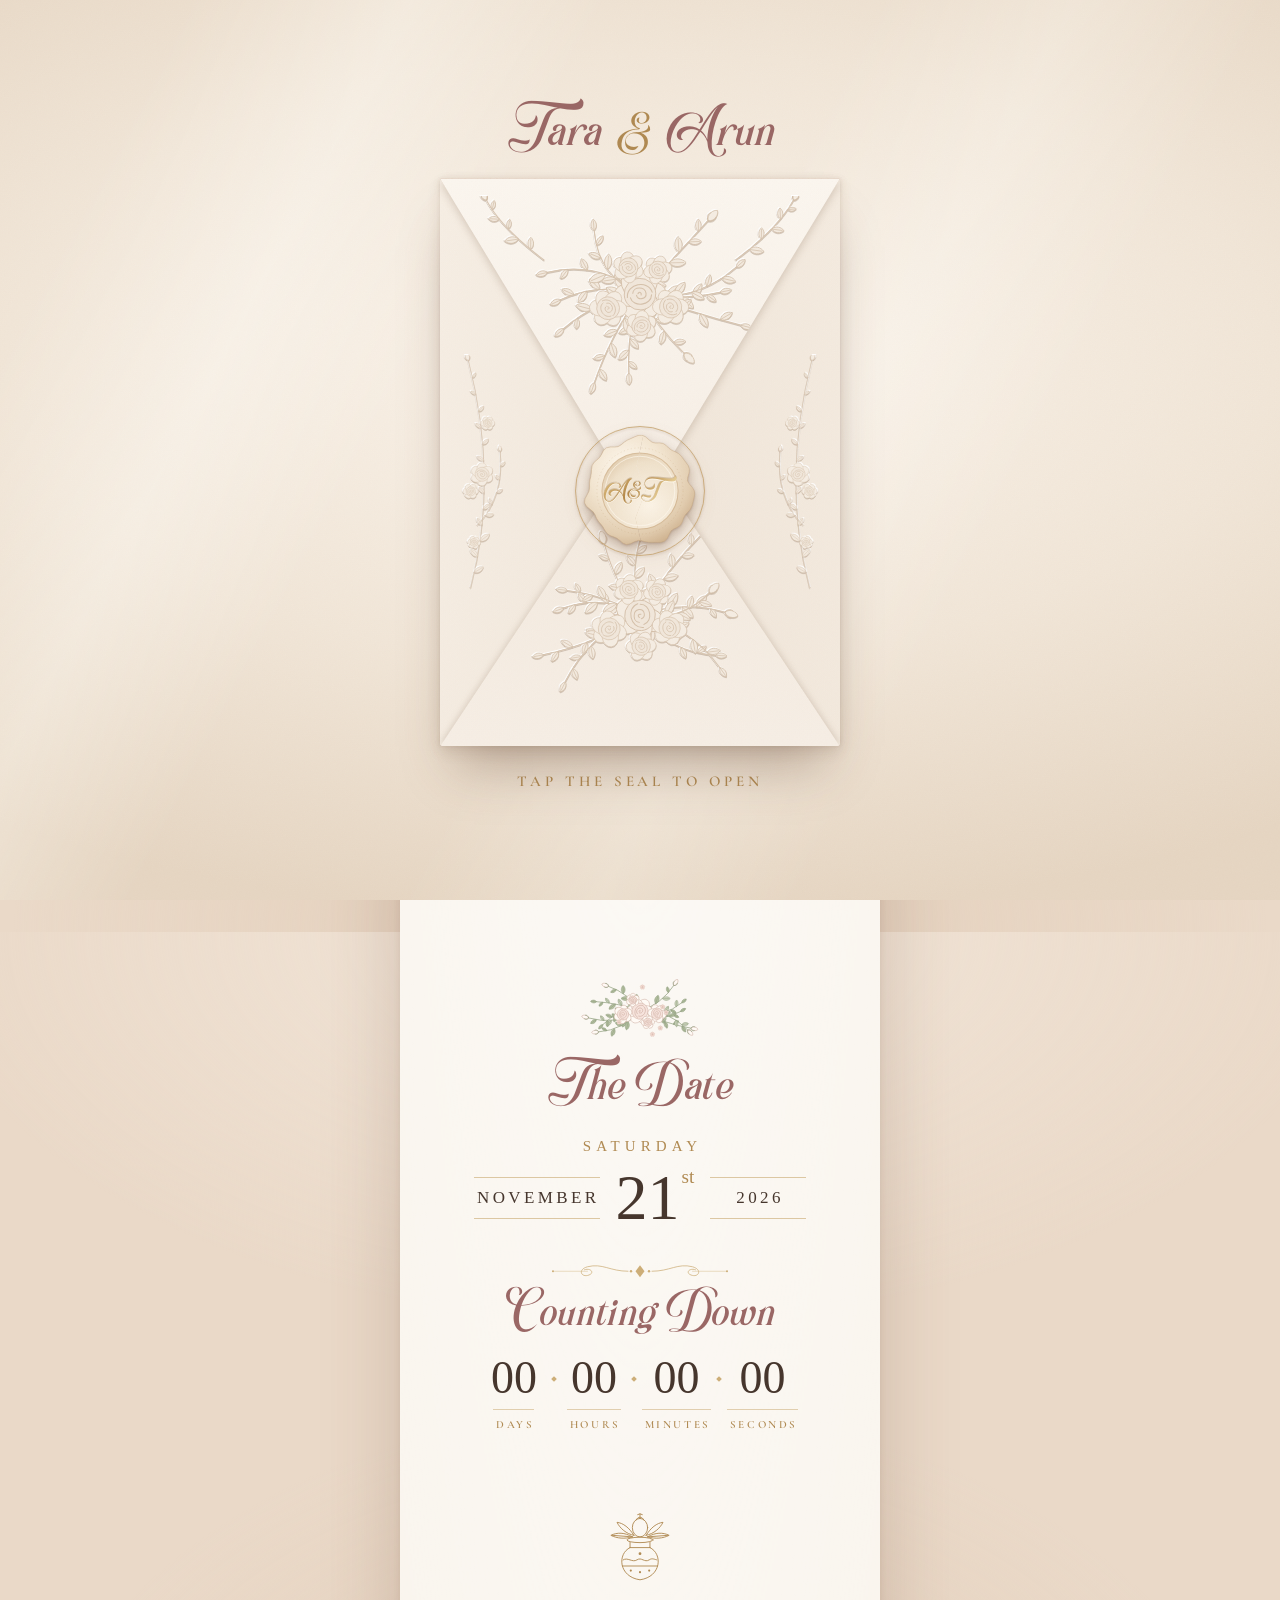
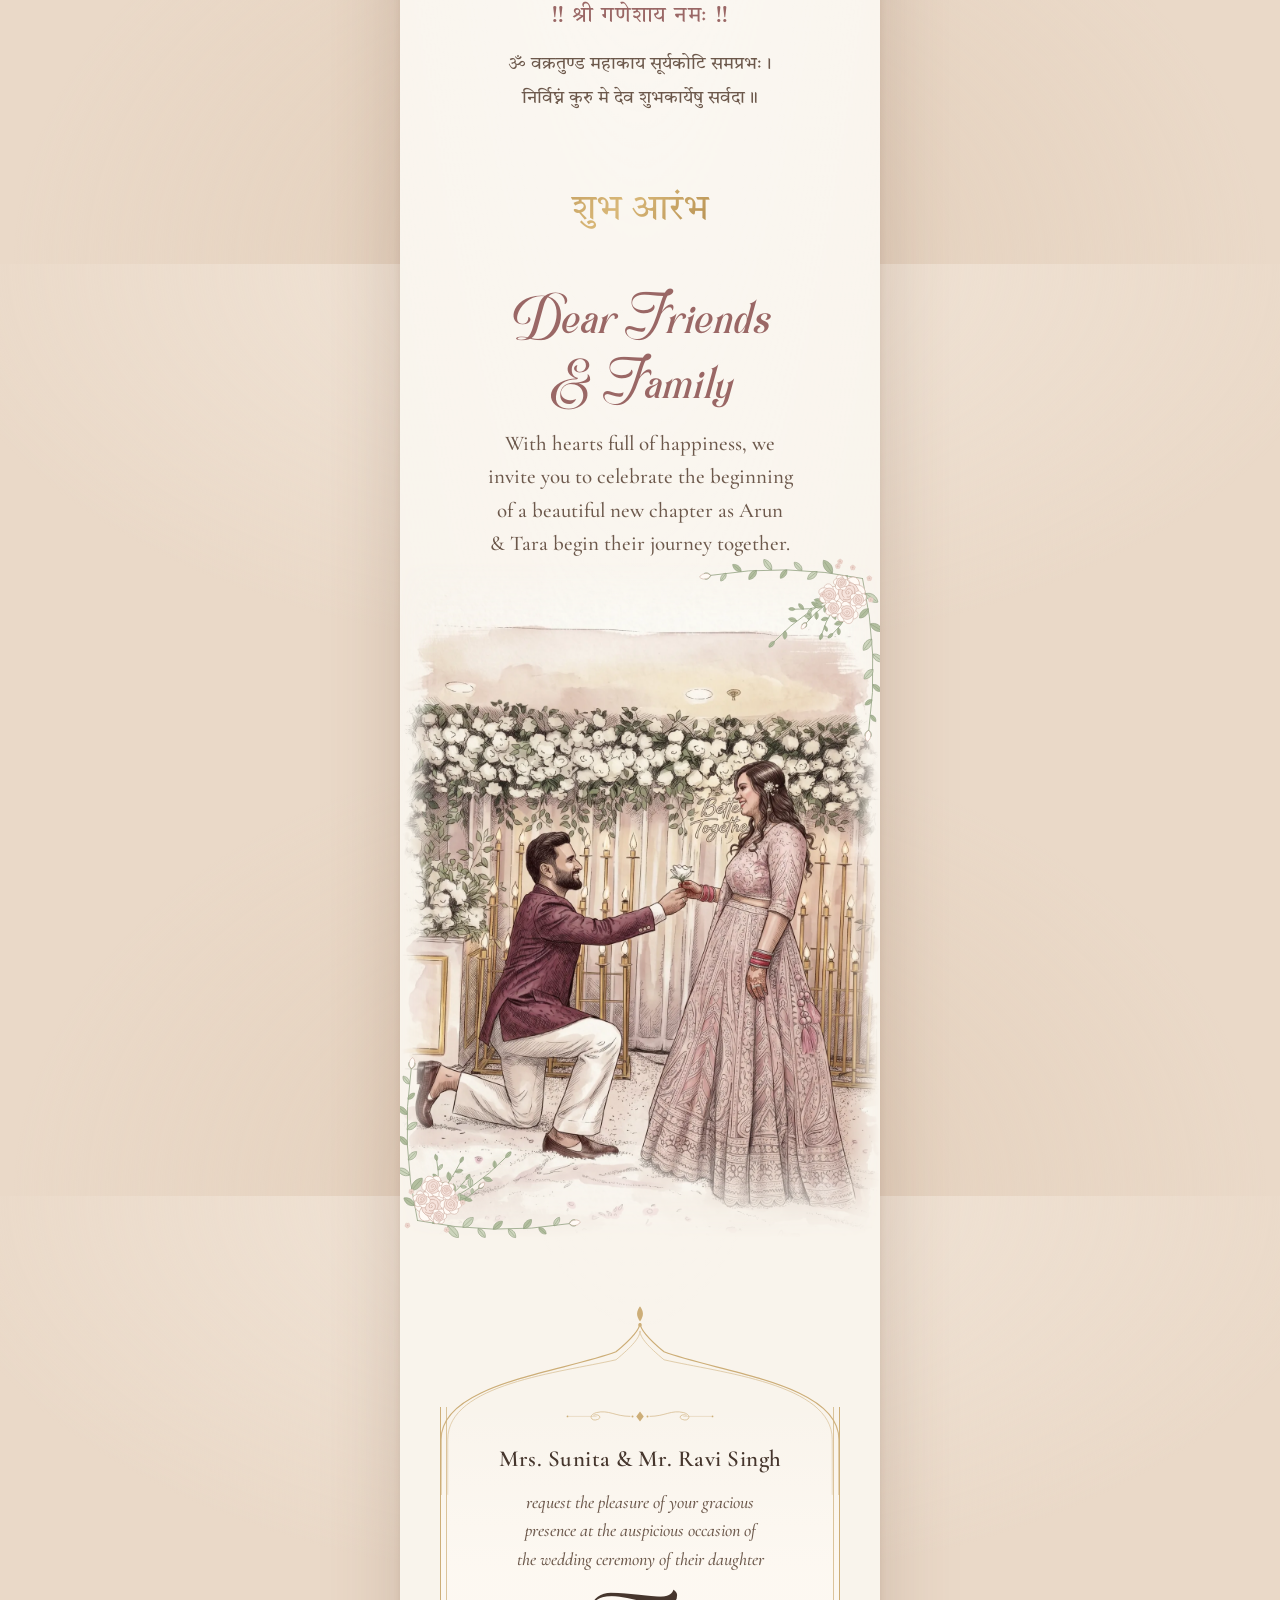
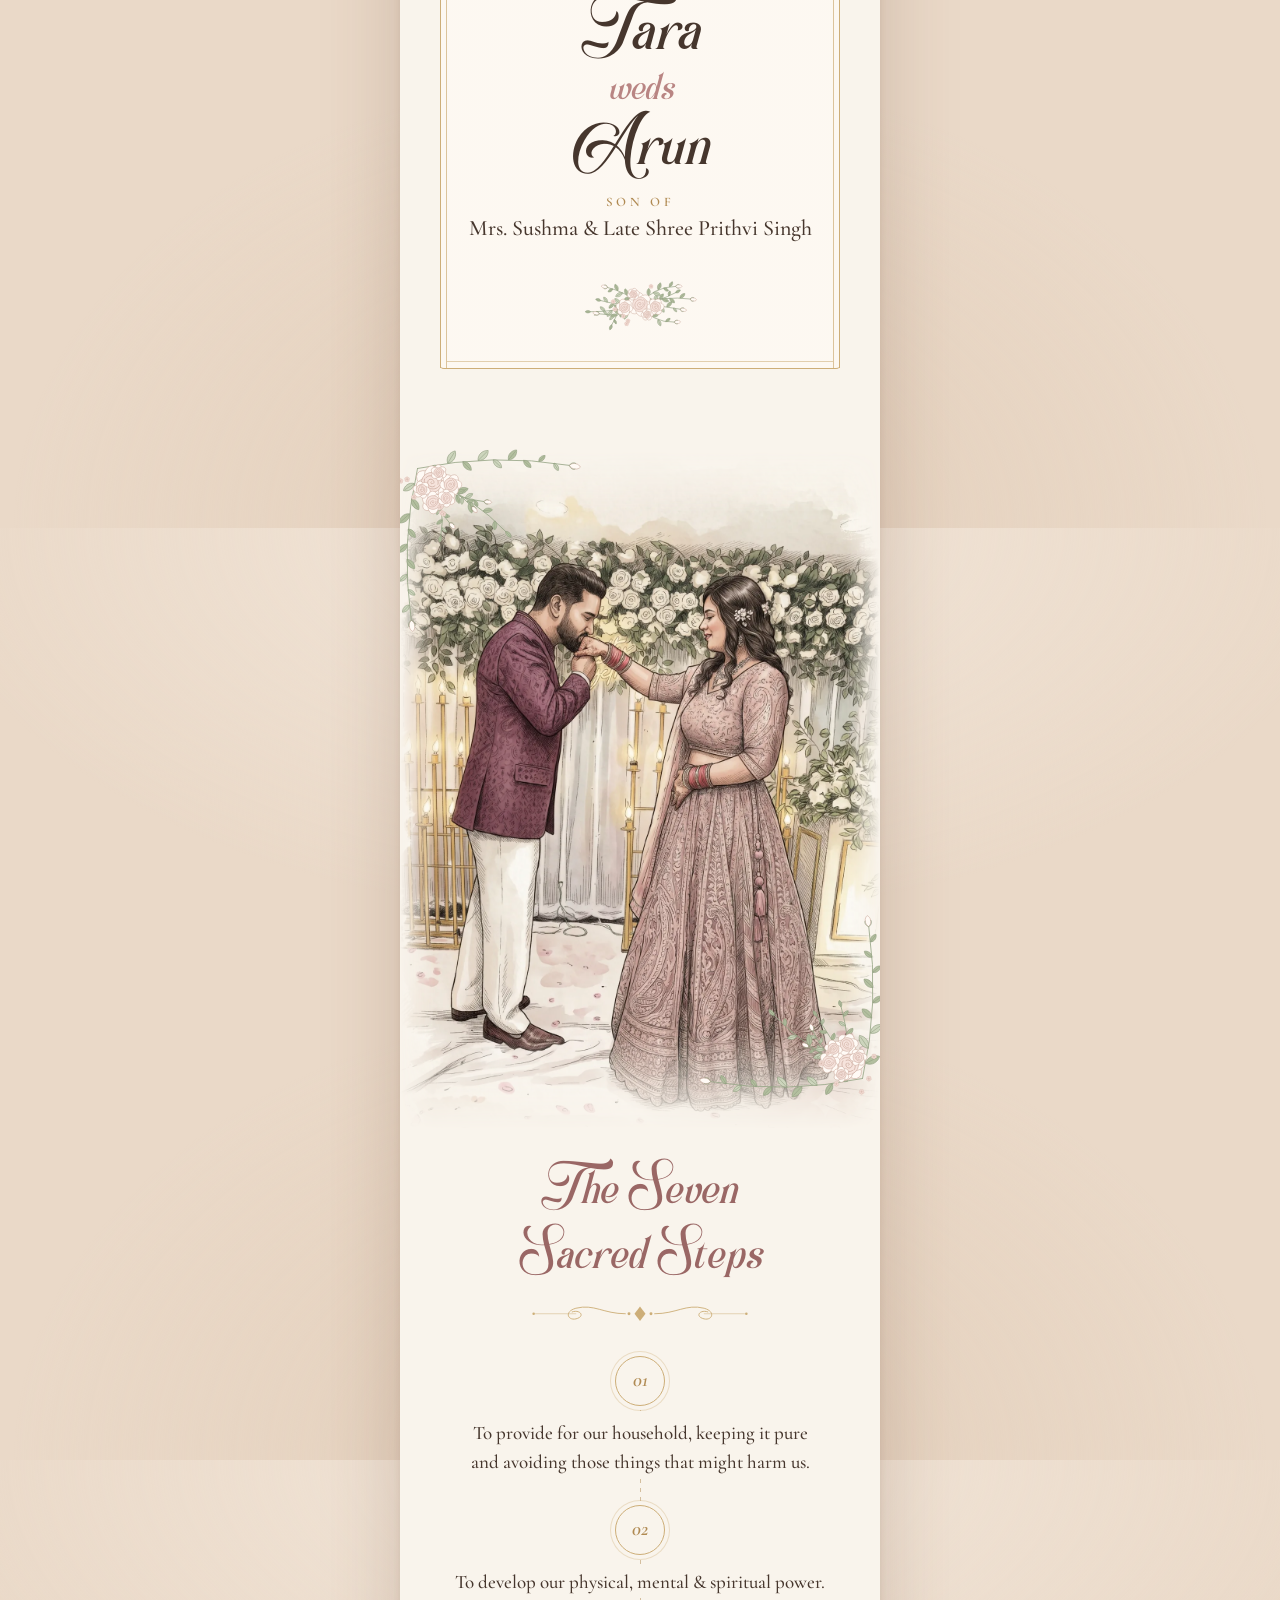
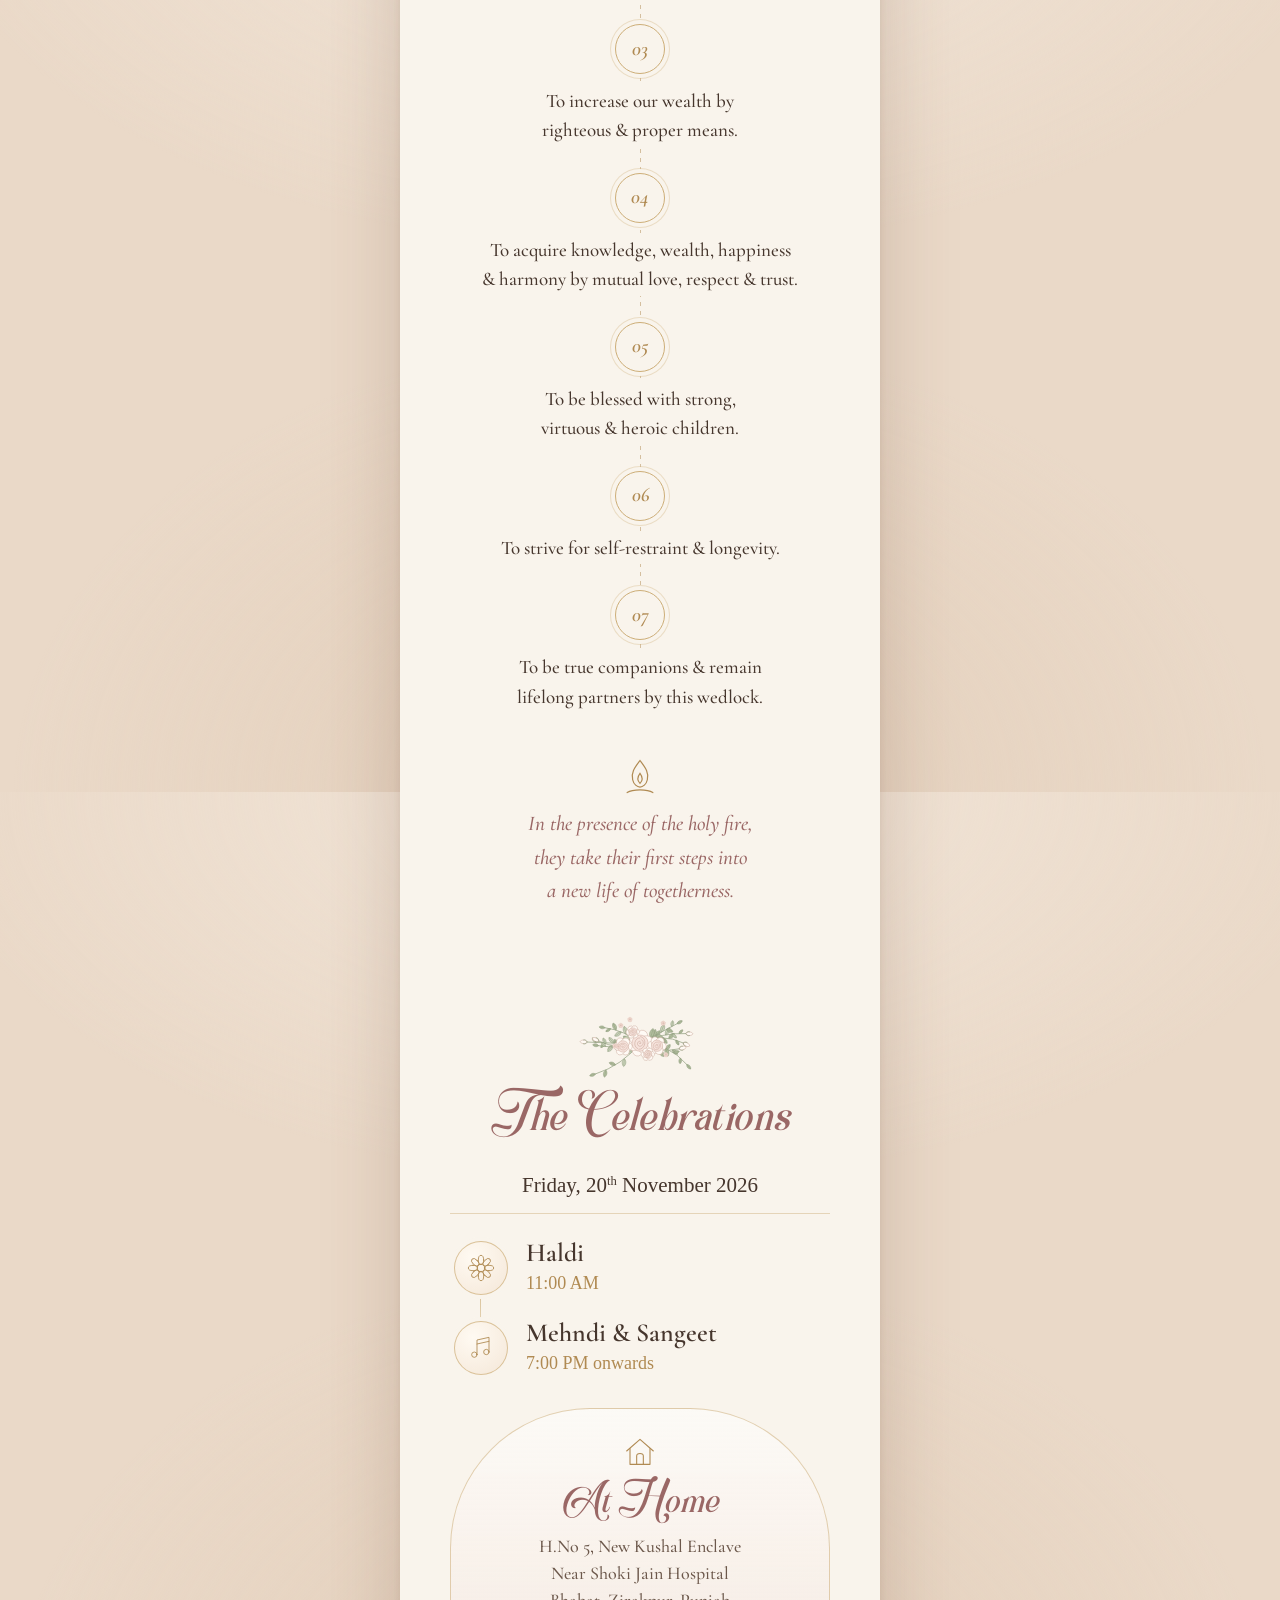
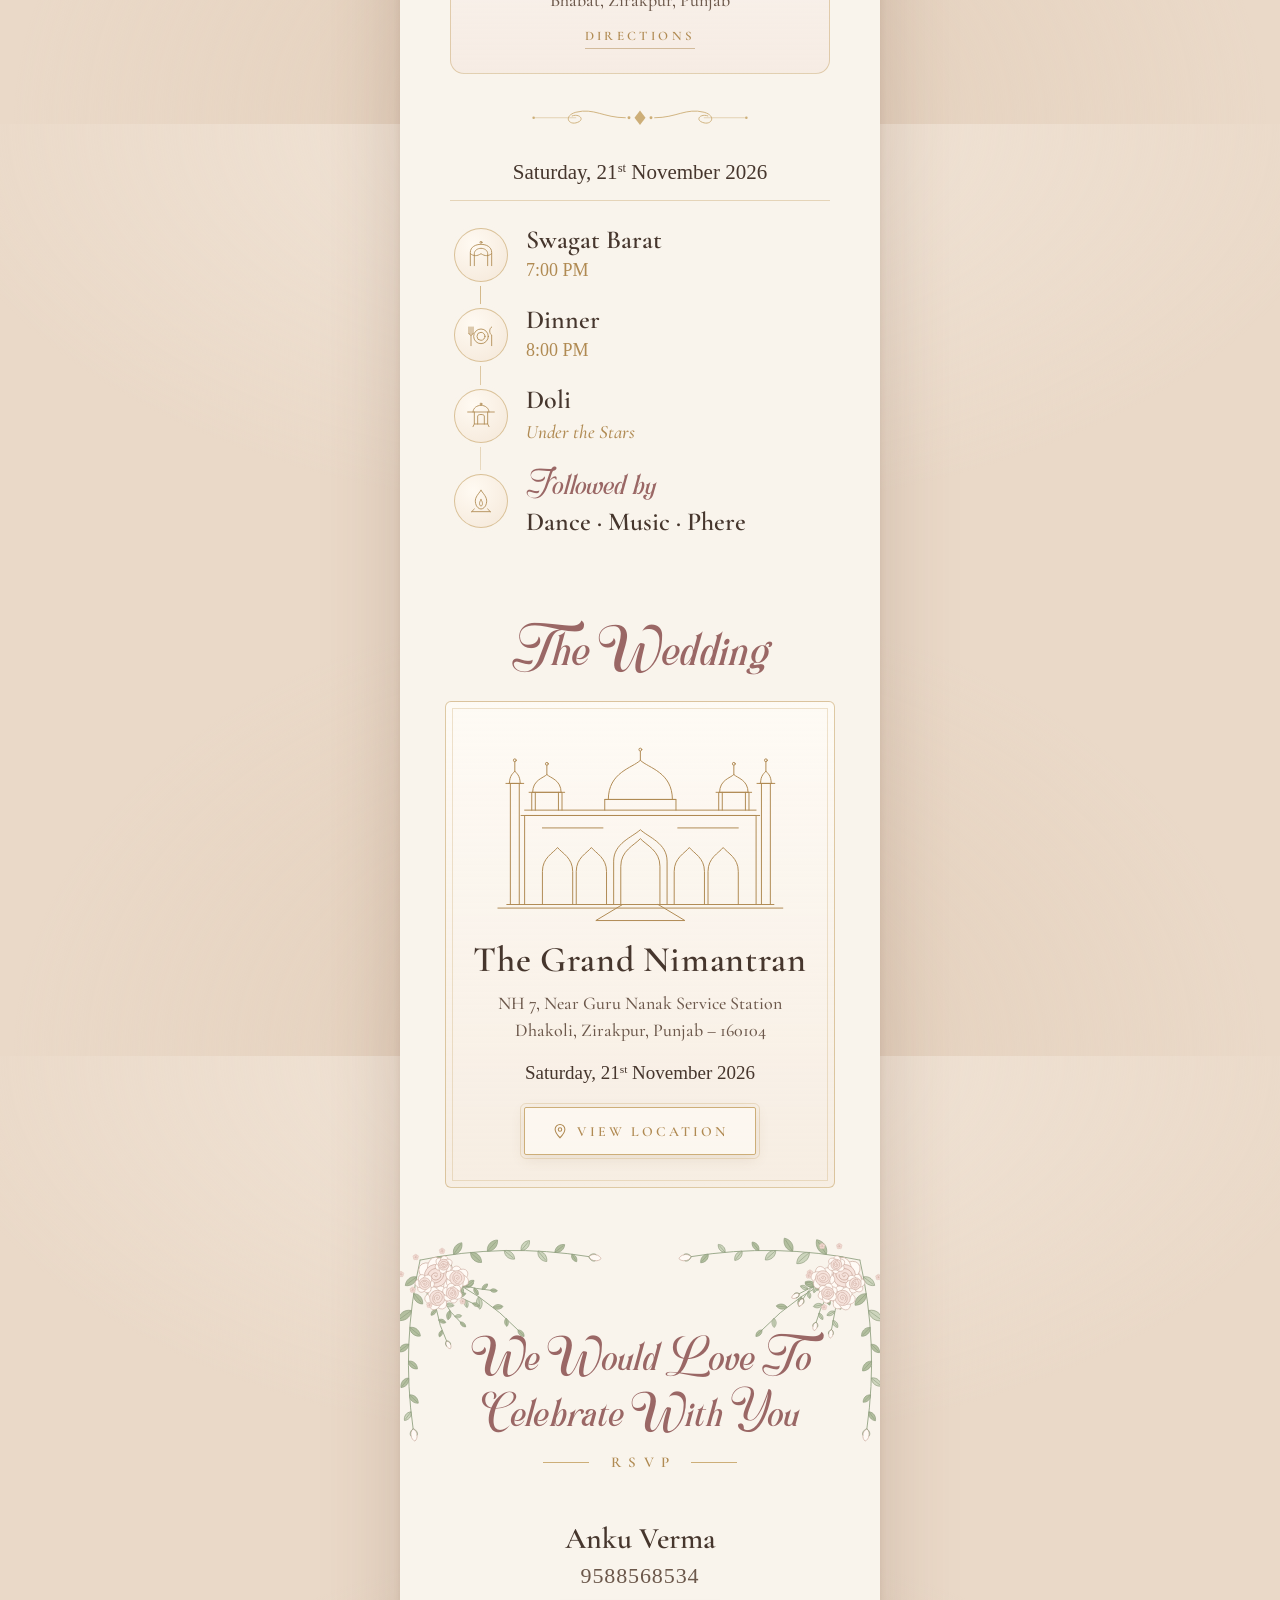
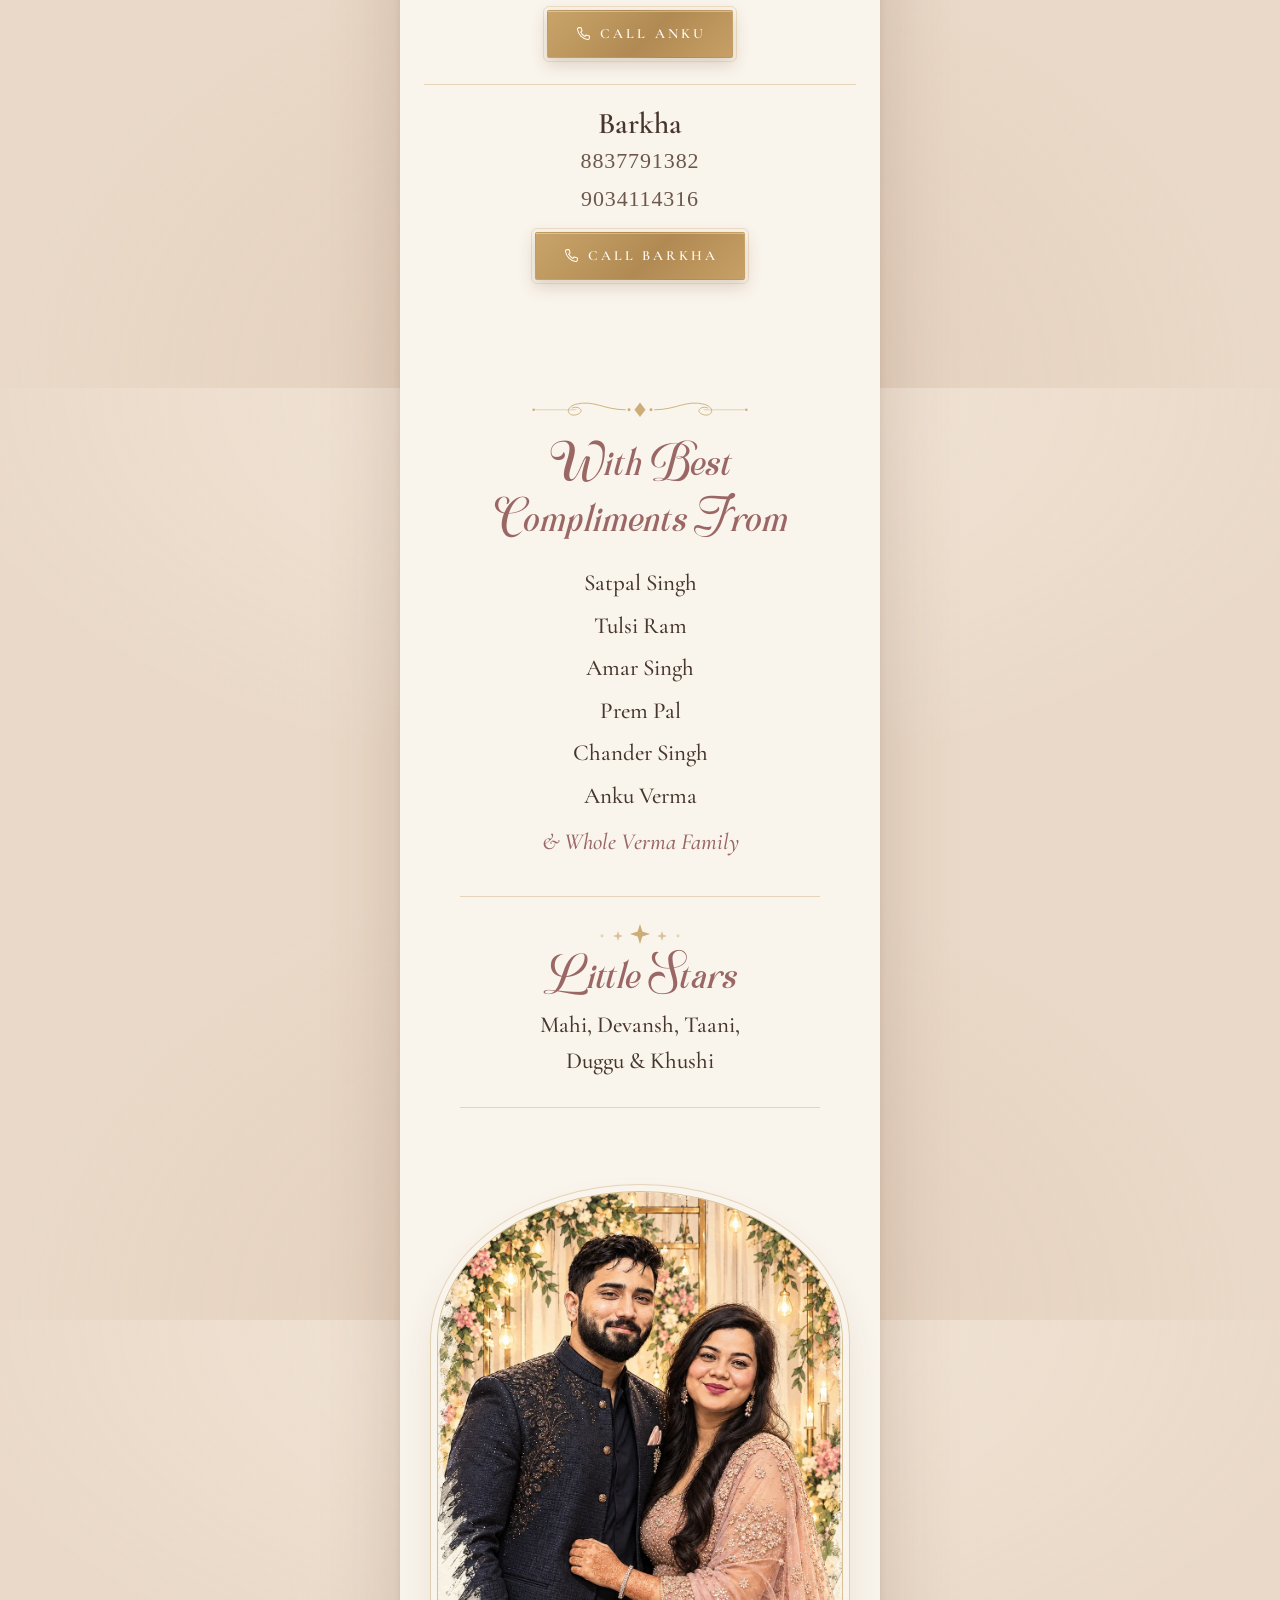
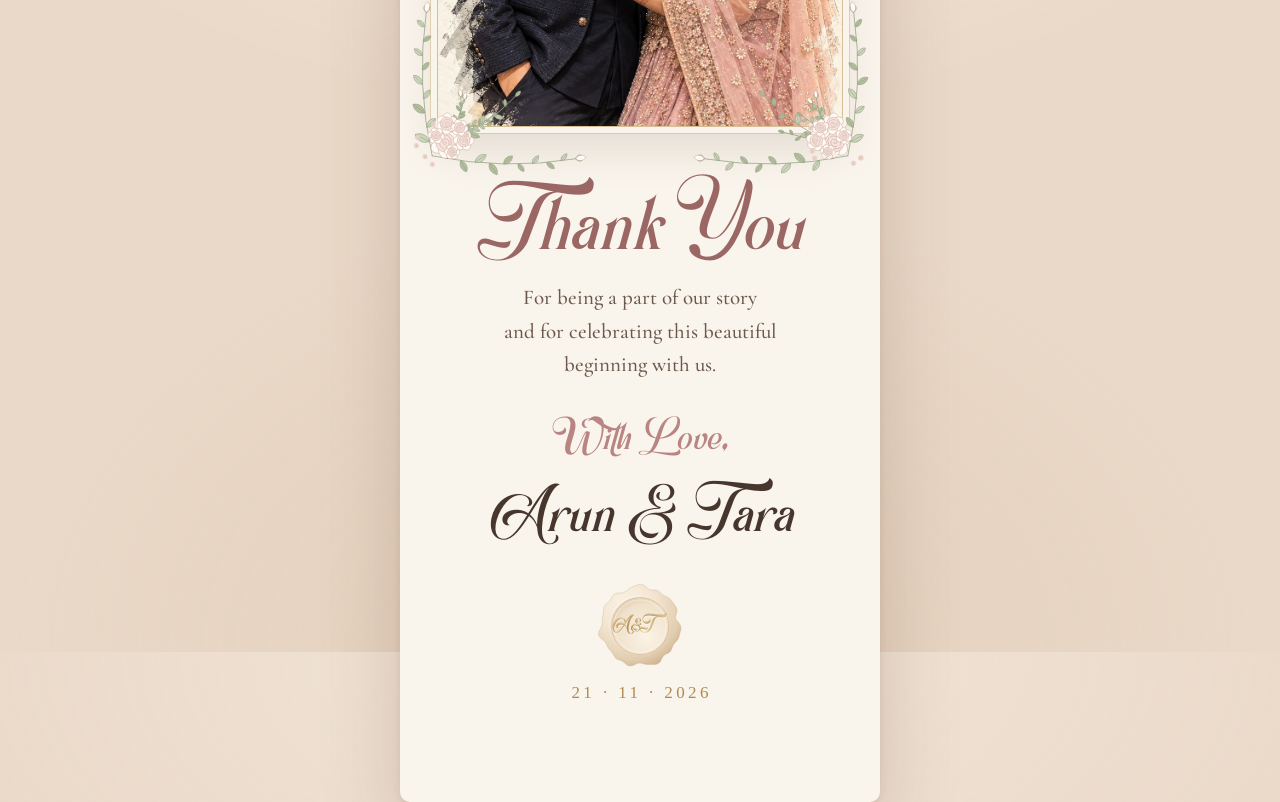
<file: index.html>
<!doctype html>
<html lang="en">
<head>
  <meta charset="utf-8">
  <meta name="viewport" content="width=device-width, initial-scale=1, viewport-fit=cover">
  <title>Tara Weds Arun · 21 November 2026</title>
  <meta name="description" content="You are warmly invited to the wedding of Tara & Arun — 21 November 2026, The Grand Nimantran, Zirakpur.">
  <meta name="theme-color" content="#f6ece3">
  <meta property="og:title" content="Tara Weds Arun · 21 November 2026">
  <meta property="og:description" content="Open your invitation to the wedding celebrations of Tara & Arun.">
  <meta property="og:type" content="website">
  <link rel="preconnect" href="https://fonts.googleapis.com">
  <link rel="preconnect" href="https://fonts.gstatic.com" crossorigin>
  <link href="https://fonts.googleapis.com/css2?family=Cormorant+Garamond:ital,wght@0,400;0,500;0,600;1,400;1,500&family=Tiro+Devanagari+Sanskrit&family=Tinos:ital,wght@0,400;0,700;1,400&display=swap" rel="stylesheet">
  <link rel="preload" as="font" type="font/otf" href="assets/fonts/Roffelia.otf" crossorigin>
  <link rel="preload" as="image" href="assets/img/couple.webp">
  <link rel="stylesheet" href="css/style.css">
</head>
<body class="is-sealed">

  <audio id="bgm" src="assets/audio/divine-union.mp3" preload="auto" loop></audio>

  <!-- ============ THE ENVELOPE ============ -->
  <div class="envelope" id="envelope">
    <div class="env-light" aria-hidden="true"></div>
    <div class="env-scene" id="envScene">
      <p class="env-names">Tara <em>&amp;</em> Arun</p>

      <div class="env" id="env">
        <div class="env-back"></div>
        <div class="env-glow" aria-hidden="true"></div>

        <!-- the invitation card waiting inside the pocket -->
        <div class="env-card" aria-hidden="true">
          <div class="ec-inner">
            <div class="ec-arch" data-flora="arch"></div>
            <p class="ec-eyebrow">The Wedding Celebration of</p>
            <p class="ec-names"><span>Tara</span><em>weds</em><span>Arun</span></p>
            <div class="ec-art"><img src="assets/img/couple.webp" alt="" width="1600" height="900"></div>
            <p class="ec-date">21 · November · 2026</p>
          </div>
        </div>

        <div class="flap flap-left"><div class="flap-face"><div class="emboss emboss-side" data-flora="emboss-side"></div></div></div>
        <div class="flap flap-right"><div class="flap-face"><div class="emboss emboss-side" data-flora="emboss-side"></div></div></div>
        <div class="flap flap-bottom"><div class="flap-face"><div class="emboss emboss-bottom" data-flora="emboss-bottom"></div></div></div>
        <div class="flap flap-top">
          <div class="flap-face flap-front"><div class="emboss emboss-top" data-flora="emboss-top"></div><div class="flap-shade"></div></div>
          <div class="flap-face flap-back"></div>
        </div>

        <button class="seal" id="seal" type="button" aria-label="Break the seal and open the invitation">
          <span class="seal-half seal-l"><span class="seal-wax" data-flora="seal"></span><span class="seal-mono" aria-hidden="true">A<em>&amp;</em>T</span></span>
          <span class="seal-half seal-r"><span class="seal-wax" data-flora="seal"></span><span class="seal-mono" aria-hidden="true">A<em>&amp;</em>T</span></span>
        </button>
      </div>

      <button class="env-hint" id="openBtn" type="button">Tap the seal to open</button>
    </div>
  </div>

  <!-- ============ THE INVITATION ============ -->
  <main class="invite" id="invite">

    <!-- Cover -->
    <section class="page cover" id="cover">
      <div class="corner corner-tl" data-flora="corner" data-seed="11" data-parallax="-0.05"></div>
      <div class="corner corner-tr" data-flora="corner" data-seed="23" data-parallax="-0.05"></div>
      <div class="cover-frame">
        <div class="arch-frame"><div class="arch-svg" data-flora="arch"></div></div>
        <div class="cover-text">
          <p class="eyebrow intro" style="--i:0">The Wedding Celebration of</p>
          <h1 class="names">
            <span class="name intro" style="--i:1">Tara</span>
            <span class="weds intro" style="--i:2">weds</span>
            <span class="name intro" style="--i:3">Arun</span>
          </h1>
          <p class="cover-date intro" style="--i:4">Saturday, 21<sup>st</sup> November 2026</p>
        </div>
        <figure class="cover-art intro" style="--i:3">
          <img src="assets/img/couple.webp" alt="Watercolour illustration of Arun in a wine sherwani smiling at Tara in blush pink" width="1600" height="900" data-parallax="0.04">
        </figure>
        <div class="cover-spray intro" style="--i:5" data-flora="spray" data-seed="13"></div>
      </div>
      <a class="scroll-cue intro" style="--i:6" href="#date">
        <span>Scroll down</span>
        <svg viewBox="0 0 24 24" aria-hidden="true"><path d="M6 9l6 6 6-6" fill="none" stroke="currentColor" stroke-width="1.4" stroke-linecap="round" stroke-linejoin="round"/></svg>
      </a>
    </section>

    <!-- The Date -->
    <section class="page date" id="date">
      <div class="spray" data-flora="spray" data-seed="5"></div>
      <h2 class="script-title" data-reveal>The Date</h2>
      <div class="date-print" data-reveal aria-label="Saturday, 21st November 2026">
        <p class="dp-day">Saturday</p>
        <div class="dp-row">
          <span class="dp-side">November</span>
          <span class="dp-num">21<sup>st</sup></span>
          <span class="dp-side">2026</span>
        </div>
      </div>

      <div class="countdown" data-reveal aria-label="Countdown to the wedding">
        <div class="flourish-wrap" data-flora="flourish"></div>
        <h3 class="script-title script-title--sm">Counting Down</h3>
        <div class="cd-row" id="countdown" role="timer" aria-live="off">
          <div class="cd-unit"><span class="cd-num" data-cd="d">00</span><span class="cd-label">Days</span></div>
          <i class="cd-sep" aria-hidden="true"></i>
          <div class="cd-unit"><span class="cd-num" data-cd="h">00</span><span class="cd-label">Hours</span></div>
          <i class="cd-sep" aria-hidden="true"></i>
          <div class="cd-unit"><span class="cd-num" data-cd="m">00</span><span class="cd-label">Minutes</span></div>
          <i class="cd-sep" aria-hidden="true"></i>
          <div class="cd-unit"><span class="cd-num" data-cd="s">00</span><span class="cd-label">Seconds</span></div>
        </div>
      </div>
    </section>

    <!-- Invocation -->
    <section class="page invocation" id="invocation">
      <svg class="kalash" data-reveal viewBox="0 0 120 120" aria-hidden="true">
        <g fill="none" stroke="currentColor" stroke-width="1.2" stroke-linecap="round" stroke-linejoin="round">
          <ellipse cx="60" cy="40" rx="10" ry="12"/>
          <path d="M55 30 C57 25 63 25 65 30 M60 28 V22 M57 23 L60 22 L63 23"/>
          <path d="M50 52 C40 46 30 46 22 50 C30 54 40 55 50 52Z M50 52 L24 50"/>
          <path d="M70 52 C80 46 90 46 98 50 C90 54 80 55 70 52Z M70 52 L96 50"/>
          <path d="M52 50 C46 40 38 34 30 33 C34 41 42 48 52 50Z"/>
          <path d="M68 50 C74 40 82 34 90 33 C86 41 78 48 68 50Z"/>
          <ellipse cx="60" cy="56" rx="17" ry="3.5"/>
          <path d="M47 59 V66 M73 59 V66 M47 66 H73"/>
          <path d="M47 66 C30 74 32 104 60 108 C88 104 90 74 73 66"/>
          <path d="M38 82 C44 78 50 86 56 82 C62 78 66 86 72 82 C76 79 80 82 82 82"/>
          <path d="M37 90 H83"/>
        </g>
        <g fill="currentColor"><circle cx="48" cy="96" r="1.4"/><circle cx="60" cy="98" r="1.4"/><circle cx="72" cy="96" r="1.4"/><circle cx="60" cy="74" r="1.8"/></g>
      </svg>
      <p class="hindi-invoke" data-reveal lang="hi">!! श्री गणेशाय नमः !!</p>
      <p class="shloka" data-reveal lang="sa">ॐ वक्रतुण्ड महाकाय सूर्यकोटि समप्रभः ।<br>निर्विघ्नं कुरु मे देव शुभकार्येषु सर्वदा ॥</p>
      <div class="flourish-wrap" data-reveal data-flora="flourish"></div>
      <p class="shubh" data-reveal lang="hi">शुभ आरंभ</p>
    </section>

    <!-- Dear friends -->
    <section class="page welcome" id="welcome">
      <h2 class="script-title" data-reveal>Dear Friends &amp; Family</h2>
      <p class="lead" data-reveal>With hearts full of happiness, we invite you to celebrate the beginning of a beautiful new chapter as Arun &amp; Tara begin their journey together.</p>
      <figure class="moment moment--welcome" data-reveal="image">
        <div class="corner corner-tr" data-flora="corner" data-seed="37"></div>
        <div class="corner corner-bl" data-flora="corner" data-seed="43"></div>
        <div class="moment-img"><img src="assets/img/proposal.webp" alt="Illustration of Arun on one knee offering Tara a white rose beneath a wall of white flowers and candles" width="1332" height="2000" decoding="async" data-parallax="0.04"></div>
      </figure>
    </section>

    <!-- Family invitation -->
    <section class="page family" id="family">
      <div class="arch-card" data-reveal="unfold">
        <div class="arch-card-top" data-flora="arch"></div>
        <div class="arch-card-body">
          <div class="mini-flourish" data-flora="flourish"></div>
          <p class="parents" data-reveal>Mrs. Sunita &amp; Mr. Ravi Singh</p>
          <p class="request" data-reveal>request the pleasure of your gracious presence at the auspicious occasion of the wedding ceremony of their daughter</p>
          <p class="big-name" data-reveal>Tara</p>
          <p class="weds-script" data-reveal>weds</p>
          <p class="big-name" data-reveal>Arun</p>
          <p class="son-of" data-reveal><span>Son of</span>Mrs. Sushma &amp; Late Shree Prithvi Singh</p>
          <div class="arch-card-flora" data-flora="spray" data-seed="31"></div>
        </div>
      </div>
    </section>

    <!-- Illustration 2 + seven steps -->
    <section class="page story" id="story">
      <figure class="moment" data-reveal="image">
        <div class="corner corner-tl" data-flora="corner" data-seed="41"></div>
        <div class="corner corner-br" data-flora="corner" data-seed="47"></div>
        <div class="moment-img"><img src="assets/img/promise.webp" alt="Illustration of Arun tenderly kissing Tara's hand" width="1332" height="2000" loading="eager" decoding="async" data-parallax="0.04"></div>
      </figure>

      <h2 class="script-title" data-reveal>The Seven Sacred Steps</h2>
      <div class="flourish-wrap" data-reveal data-flora="flourish"></div>
      <ol class="steps">
        <li data-reveal><span class="num">01</span><p>To provide for our household, keeping it pure and avoiding those things that might harm us.</p></li>
        <li data-reveal><span class="num">02</span><p>To develop our physical, mental &amp; spiritual power.</p></li>
        <li data-reveal><span class="num">03</span><p>To increase our wealth by righteous &amp; proper means.</p></li>
        <li data-reveal><span class="num">04</span><p>To acquire knowledge, wealth, happiness &amp; harmony by mutual love, respect &amp; trust.</p></li>
        <li data-reveal><span class="num">05</span><p>To be blessed with strong, virtuous &amp; heroic children.</p></li>
        <li data-reveal><span class="num">06</span><p>To strive for self-restraint &amp; longevity.</p></li>
        <li data-reveal><span class="num">07</span><p>To be true companions &amp; remain lifelong partners by this wedlock.</p></li>
      </ol>
      <p class="fire-line" data-reveal>
        <svg class="flame" viewBox="0 0 48 48" aria-hidden="true"><g fill="none" stroke="currentColor" stroke-width="1.3" stroke-linecap="round"><path d="M24 6 C30 14 34 19 32 27 C31 32 27 35 24 35 C21 35 17 32 16 27 C14 19 18 14 24 6Z"/><path d="M24 20 C27 24 27 28 24 31 C21 28 21 24 24 20Z"/><path d="M10 41 C16 37 32 37 38 41"/></g></svg>
        In the presence of the holy fire,<br>they take their first steps into<br>a new life of togetherness.
      </p>
    </section>

    <!-- Celebrations -->
    <section class="page celebrations" id="celebrations">
      <div class="spray" data-flora="spray" data-seed="57"></div>
      <h2 class="script-title" data-reveal>The Celebrations</h2>

      <div class="day" data-reveal>
        <p class="day-head">Friday, 20<sup>th</sup> November 2026</p>
        <ol class="timeline">
          <li data-reveal><span class="tl-icon" data-flora="icon:haldi"></span><div><h3>Haldi</h3><p class="time">11:00 AM</p></div></li>
          <li data-reveal><span class="tl-icon" data-flora="icon:sangeet"></span><div><h3>Mehndi &amp; Sangeet</h3><p class="time">7:00 PM onwards</p></div></li>
        </ol>
        <div class="place" data-reveal>
          <span class="place-icon" data-flora="icon:home"></span>
          <h4>At Home</h4>
          <p>H.No 5, New Kushal Enclave<br>Near Shoki Jain Hospital<br>Bhabat, Zirakpur, Punjab</p>
          <a class="link-btn" href="https://www.google.com/maps/search/?api=1&amp;query=H.No+5+New+Kushal+Enclave+Bhabat+Zirakpur+Punjab" target="_blank" rel="noopener">Directions</a>
        </div>
      </div>

      <div class="day-divider" data-flora="flourish"></div>

      <div class="day" data-reveal>
        <p class="day-head">Saturday, 21<sup>st</sup> November 2026</p>
        <ol class="timeline">
          <li data-reveal><span class="tl-icon" data-flora="icon:barat"></span><div><h3>Swagat Barat</h3><p class="time">7:00 PM</p></div></li>
          <li data-reveal><span class="tl-icon" data-flora="icon:dinner"></span><div><h3>Dinner</h3><p class="time">8:00 PM</p></div></li>
          <li data-reveal><span class="tl-icon" data-flora="icon:doli"></span><div><h3>Doli</h3><p class="time time--text">Under the Stars</p></div></li>
          <li data-reveal class="tl-last"><span class="tl-icon" data-flora="icon:phere"></span><div><p class="followed">Followed by</p><h3>Dance · Music · Phere</h3></div></li>
        </ol>
      </div>
    </section>

    <!-- Venue -->
    <section class="page venue" id="venue">
      <h2 class="script-title" data-reveal>The Wedding</h2>
      <div class="venue-card" data-reveal="unfold">
        <div class="venue-art-wrap" data-flora="venue"></div>
        <p class="venue-name">The Grand Nimantran</p>
        <p class="venue-addr">NH 7, Near Guru Nanak Service Station<br>Dhakoli, Zirakpur, Punjab – 160104</p>
        <p class="venue-date">Saturday, 21<sup>st</sup> November 2026</p>
        <a class="gold-btn" href="https://www.google.com/maps/search/?api=1&amp;query=The+Grand+Nimantran+NH+7+Dhakoli+Zirakpur+Punjab+160104" target="_blank" rel="noopener">
          <svg viewBox="0 0 24 24" aria-hidden="true"><path d="M12 21s-6.5-6.2-6.5-11.2A6.5 6.5 0 0 1 18.5 9.8C18.5 14.8 12 21 12 21z" fill="none" stroke="currentColor" stroke-width="1.4"/><circle cx="12" cy="10" r="2.3" fill="none" stroke="currentColor" stroke-width="1.4"/></svg>
          View Location
        </a>
      </div>
    </section>

    <!-- RSVP -->
    <section class="page rsvp" id="rsvp">
      <div class="corner corner-tl" data-flora="corner" data-seed="61"></div>
      <div class="corner corner-tr" data-flora="corner" data-seed="67"></div>
      <h2 class="script-title" data-reveal>We Would Love To Celebrate With You</h2>
      <p class="rsvp-label" data-reveal>RSVP</p>
      <div class="contacts">
        <div class="contact" data-reveal>
          <p class="contact-name">Anku Verma</p>
          <a class="contact-num" href="tel:+919588568534">9588568534</a>
          <a class="gold-btn gold-btn--solid" href="tel:+919588568534">
            <svg viewBox="0 0 24 24" aria-hidden="true"><path d="M6.6 3.5h2.8l1.4 4.3-2 1.6a12 12 0 0 0 5.8 5.8l1.6-2 4.3 1.4v2.8a2 2 0 0 1-2.2 2A16.5 16.5 0 0 1 4.6 5.7a2 2 0 0 1 2-2.2z" fill="none" stroke="currentColor" stroke-width="1.4" stroke-linejoin="round"/></svg>
            Call Anku
          </a>
        </div>
        <div class="contact" data-reveal>
          <p class="contact-name">Barkha</p>
          <a class="contact-num" href="tel:+918837791382">8837791382</a>
          <a class="contact-num" href="tel:+919034114316">9034114316</a>
          <a class="gold-btn gold-btn--solid" href="tel:+918837791382">
            <svg viewBox="0 0 24 24" aria-hidden="true"><path d="M6.6 3.5h2.8l1.4 4.3-2 1.6a12 12 0 0 0 5.8 5.8l1.6-2 4.3 1.4v2.8a2 2 0 0 1-2.2 2A16.5 16.5 0 0 1 4.6 5.7a2 2 0 0 1 2-2.2z" fill="none" stroke="currentColor" stroke-width="1.4" stroke-linejoin="round"/></svg>
            Call Barkha
          </a>
        </div>
      </div>
    </section>

    <!-- Blessings -->
    <section class="page blessings" id="blessings">
      <div class="flourish-wrap" data-reveal data-flora="flourish"></div>
      <h2 class="script-title" data-reveal>With Best Compliments From</h2>
      <ul class="bless-list">
        <li data-reveal>Satpal Singh</li>
        <li data-reveal>Tulsi Ram</li>
        <li data-reveal>Amar Singh</li>
        <li data-reveal>Prem Pal</li>
        <li data-reveal>Chander Singh</li>
        <li data-reveal>Anku Verma</li>
        <li data-reveal class="bless-family">&amp; Whole Verma Family</li>
      </ul>
      <div class="little-stars" data-reveal>
        <svg class="stars-ornament" viewBox="0 0 120 30" aria-hidden="true"><g fill="currentColor"><path d="M60 3l2.4 7.6L70 13l-7.6 2.4L60 23l-2.4-7.6L50 13l7.6-2.4z"/><path d="M38 10l1.3 3.7 3.7 1.3-3.7 1.3L38 20l-1.3-3.7L33 15l3.7-1.3z" opacity=".7"/><path d="M82 10l1.3 3.7 3.7 1.3-3.7 1.3L82 20l-1.3-3.7L77 15l3.7-1.3z" opacity=".7"/><circle cx="22" cy="15" r="1.4" opacity=".5"/><circle cx="98" cy="15" r="1.4" opacity=".5"/></g></svg>
        <h3 class="script-title script-title--sm">Little Stars</h3>
        <p class="stars-names">Mahi, Devansh, Taani, Duggu &amp; Khushi</p>
      </div>
    </section>

    <!-- Thank you -->
    <section class="page thanks" id="thanks">
      <figure class="closing-art" data-reveal="image">
        <div class="closing-arch"><img src="assets/img/together.webp" alt="Watercolour illustration of Arun in a navy sherwani and Tara in blush pink, standing together before a floral arch with hanging lights" width="1024" height="1536" decoding="async"></div>
        <div class="corner corner-bl" data-flora="corner" data-seed="71"></div>
        <div class="corner corner-br" data-flora="corner" data-seed="79"></div>
      </figure>
      <h2 class="thanks-title" data-reveal>Thank You</h2>
      <p class="lead" data-reveal>For being a part of our story<br>and for celebrating this beautiful<br>beginning with us.</p>
      <p class="with-love" data-reveal>With Love,</p>
      <p class="signature" data-reveal>Arun &amp; Tara</p>
      <div class="end-seal" data-reveal>
        <span class="seal-wax" data-flora="seal"></span>
        <span class="seal-mono" aria-hidden="true">A<em>&amp;</em>T</span>
      </div>
      <p class="end-date" data-reveal>21 · 11 · 2026</p>
    </section>
  </main>

  <button class="music" id="music" type="button" aria-label="Play music" aria-pressed="false">
    <span class="music-note" aria-hidden="true">
      <svg viewBox="0 0 24 24"><path d="M9 18V6l10-2v12" fill="none" stroke="currentColor" stroke-width="1.6" stroke-linecap="round" stroke-linejoin="round"/><circle cx="6.5" cy="18" r="2.5" fill="currentColor"/><circle cx="16.5" cy="16" r="2.5" fill="currentColor"/></svg>
    </span>
    <span class="music-bars" aria-hidden="true"><i></i><i></i><i></i><i></i></span>
  </button>

  <div class="grain" aria-hidden="true"></div>

  <script src="js/flora.js"></script>
  <script src="js/main.js"></script>
</body>
</html>
</file>
<file: css/style.css>
/* ==========================================================================
   Tara weds Arun — digital wedding invitation
   Mobile-first. The invitation is one continuous stationery column.
   ========================================================================== */

:root {
  --ivory: #fbf7f0;
  --paper: #f9f4ec;
  --champagne: #efe2cd;
  --blush: #f1dcd3;
  --blush-deep: #e6c6bb;
  --rose: #b98583;
  --rose-deep: #9a6765;
  --sage: #9eac90;
  --sage-deep: #75856a;
  --beige: #e8d8c4;
  --gold: #b08a52;
  --gold-soft: #cdae78;
  --gold-light: #e7d3a7;
  --ink: #46362d;
  --ink-soft: #6c584b;

  --serif: 'Cormorant Garamond', 'Cormorant', Garamond, 'Times New Roman', serif;
  --script: 'Roffelia', cursive;
  --times: 'Times New Roman', Times, Tinos, 'Liberation Serif', serif;
  --deva: 'Tiro Devanagari Sanskrit', 'Tiro Devanagari Hindi', 'Noto Serif Devanagari', serif;

  --col: 480px;
  --ease: cubic-bezier(.22, .61, .36, 1);
  --ease-soft: cubic-bezier(.45, .05, .25, 1);
}

/* Calligraphy — Roffelia, served from the project (assets/fonts). */
@font-face {
  font-family: 'Roffelia';
  src: url('../assets/fonts/Roffelia.otf') format('opentype');
  font-weight: normal;
  font-style: normal;
  font-display: swap;
}

*, *::before, *::after { box-sizing: border-box; }

html { -webkit-text-size-adjust: 100%; scroll-behavior: smooth; }

body {
  margin: 0;
  font-family: var(--serif);
  font-weight: 500;
  font-size: 19px;
  line-height: 1.55;
  color: var(--ink);
  background: var(--paper);
  -webkit-font-smoothing: antialiased;
  overflow-x: hidden;
}

body.is-sealed { overflow: hidden; height: 100vh; height: 100svh; }

img, svg { display: block; max-width: 100%; }
a { color: inherit; }
button { font: inherit; color: inherit; }
h1, h2, h3, h4, p, ol, ul, figure { margin: 0; padding: 0; }
ol, ul { list-style: none; }

/* Paper grain over everything */
.grain {
  position: fixed; inset: 0; z-index: 90; pointer-events: none;
  opacity: .32; mix-blend-mode: multiply;
  background-image: url("data:image/svg+xml,%3Csvg xmlns='http://www.w3.org/2000/svg' width='180' height='180'%3E%3Cfilter id='n'%3E%3CfeTurbulence type='fractalNoise' baseFrequency='.85' numOctaves='3' stitchTiles='stitch'/%3E%3CfeColorMatrix values='0 0 0 0 .55 0 0 0 0 .45 0 0 0 0 .36 0 0 0 .09 0'/%3E%3C/filter%3E%3Crect width='100%25' height='100%25' filter='url(%23n)'/%3E%3C/svg%3E");
}

/* ==========================================================================
   ENVELOPE
   A real envelope seen from the back: side + bottom flaps form the pocket,
   the top flap is hinged on its top edge and sealed with wax. The card
   waits inside the pocket and slides up once the flap is open.
   ========================================================================== */
.envelope {
  position: fixed; inset: 0; z-index: 50;
  overflow: hidden;
  background: radial-gradient(90% 62% at 50% 40%, #faf3ea 0%, #f1e6d8 55%, #e6d6c3 100%);
  transition: opacity .9s var(--ease-soft), visibility .9s;
}
.envelope.is-fading { opacity: 0; }
.envelope.is-gone { visibility: hidden; opacity: 0; pointer-events: none; }

/* soft window light falling across the table */
.env-light {
  position: absolute; inset: -20%;
  pointer-events: none;
  background: linear-gradient(118deg, transparent 22%, rgba(255, 250, 238, .7) 31%, transparent 39%, transparent 50%, rgba(255, 250, 238, .5) 58%, transparent 66%);
  mix-blend-mode: soft-light;
  animation: drift 16s ease-in-out infinite alternate;
}
@keyframes drift { to { transform: translateX(6%); } }

.env-scene {
  --ew: min(88vw, 400px, 50svh);
  --eh: calc(var(--ew) * 1.42);
  --drop: 13svh;
  position: absolute; inset: 0;
  display: flex; flex-direction: column; align-items: center; justify-content: center;
  gap: 14px;
}

.env-names {
  font-family: var(--script); font-size: clamp(34px, 10vw, 44px); line-height: 1.1;
  color: var(--rose-deep);
  transition: opacity .6s ease, transform .9s var(--ease);
}
.env-names em { font-style: normal; font-size: .8em; margin: 0 4px; color: var(--gold); }

.env-hint {
  border: 0; background: none; cursor: pointer;
  padding: 10px 18px;
  font-size: 15px; font-weight: 600; letter-spacing: .26em; text-transform: uppercase;
  color: var(--gold);
  animation: breathe 2.8s ease-in-out infinite;
  transition: opacity .5s ease;
  -webkit-tap-highlight-color: transparent;
}
@keyframes breathe { 50% { opacity: .5; } }

.env {
  position: relative;
  width: var(--ew); height: var(--eh);
  perspective: 1400px;
  perspective-origin: 50% 0;
  transition: transform 1.6s var(--ease-soft);
}
/* the envelope's own shadow on the table */
.env::before {
  content: ''; position: absolute; inset: 0; border-radius: 3px;
  box-shadow: 0 34px 50px -16px rgba(98, 66, 45, .38), 0 6px 14px rgba(98, 66, 45, .12);
  transition: opacity .8s ease;
}

.env-back {
  position: absolute; inset: 0; z-index: 0; border-radius: 3px;
  background:
    repeating-linear-gradient(45deg, rgba(176, 138, 82, .08) 0 1px, transparent 1px 9px),
    repeating-linear-gradient(-45deg, rgba(176, 138, 82, .08) 0 1px, transparent 1px 9px),
    linear-gradient(180deg, #dcc4b2 0%, #ead8ca 45%, #f0e3d8 100%);
}
.env-glow {
  position: absolute; left: 0; right: 0; top: -10%; height: 70%; z-index: 1;
  background: radial-gradient(closest-side, rgba(255, 244, 214, .95), rgba(255, 238, 200, 0));
  opacity: 0;
  transition: opacity 1.4s ease;
  pointer-events: none;
}

/* ----- the invitation card inside ----- */
.env-card {
  position: absolute; left: 4.5%; right: 4.5%; top: 4%; height: 91%;
  z-index: 2;
  font-size: calc(var(--ew) * .042);
  background: linear-gradient(180deg, #fdfaf5, #f8f2e9);
  border-radius: 2px;
  box-shadow: 0 1px 2px rgba(98, 66, 45, .15), 0 10px 24px -8px rgba(98, 66, 45, .25);
  transform-origin: 50% 0;
  transition: transform 1.9s cubic-bezier(.3, 0, .15, 1);
  overflow: hidden;
}
.ec-inner { position: relative; height: 100%; padding: 0 1em; text-align: center; }
.ec-inner::before {
  content: ''; position: absolute; left: .7em; right: .7em; top: 10.2em; bottom: .7em;
  border: 1px solid rgba(205, 174, 120, .6); border-top: 0;
}
.ec-arch { position: absolute; left: .7em; right: .7em; top: .7em; color: var(--gold-soft); }
.ec-arch svg { width: 100%; height: auto; aspect-ratio: 360 / 170; }
.ec-eyebrow {
  position: relative; padding-top: 4.4em;
  font-size: .62em; font-weight: 600; letter-spacing: .26em; text-transform: uppercase; color: var(--gold);
}
.ec-names { position: relative; font-family: var(--script); line-height: 1; color: var(--ink); margin-top: .9em; }
.ec-names span { display: block; font-size: 2.6em; line-height: 1.3; }
.ec-names em { display: block; font-size: 1.3em; line-height: 1.25; font-style: normal; color: var(--rose); }
.ec-art {
  position: relative; margin: .5em -1em 0;
  aspect-ratio: 16 / 9; overflow: hidden;
  -webkit-mask-image: linear-gradient(to right, transparent, #000 6%, #000 94%, transparent), linear-gradient(to bottom, transparent, #000 7%, #000 93%, transparent);
  -webkit-mask-composite: source-in;
          mask-image: linear-gradient(to right, transparent, #000 6%, #000 94%, transparent), linear-gradient(to bottom, transparent, #000 7%, #000 93%, transparent);
          mask-composite: intersect;
}
.ec-art img { width: 100%; height: 100%; object-fit: cover; transform: scale(1.12); }
.ec-date { position: relative; margin-top: .5em; font-family: var(--times); font-size: .9em; letter-spacing: .06em; color: var(--gold); }

/* ----- pocket + top flap ----- */
.flap { position: absolute; inset: 0; }
.flap-face { position: absolute; inset: 0; }

.flap-left   { z-index: 4; filter: drop-shadow(1px 0 2px rgba(110, 78, 55, .16)); }
.flap-right  { z-index: 4; filter: drop-shadow(-1px 0 2px rgba(110, 78, 55, .16)); }
.flap-bottom { z-index: 5; filter: drop-shadow(0 -2px 3px rgba(110, 78, 55, .2)); }
.flap-top {
  z-index: 6;
  transform-origin: 50% 0;
  filter: drop-shadow(0 3px 4px rgba(110, 78, 55, .24));
}

.flap-left .flap-face {
  clip-path: polygon(0 0, 50% 54%, 0 100%);
  background: linear-gradient(100deg, #f6eee4 0%, #f0e6da 75%, #ebdfd2 100%);
  border-radius: 3px 0 0 3px;
}
.flap-right .flap-face {
  clip-path: polygon(100% 0, 50% 54%, 100% 100%);
  background: linear-gradient(260deg, #f4ebe0 0%, #eee3d6 75%, #e9ddcf 100%);
  border-radius: 0 3px 3px 0;
}
.flap-bottom .flap-face {
  clip-path: polygon(0 100%, 50% 47%, 100% 100%);
  background: linear-gradient(0deg, #f6eee5 0%, #f2e8dc 70%, #eee2d5 100%);
  border-radius: 0 0 3px 3px;
}
.flap-top .flap-face { clip-path: polygon(0 0, 100% 0, 53% 54.6%, 50% 56%, 47% 54.6%); border-radius: 3px 3px 0 0; }
.flap-front { background: linear-gradient(180deg, #fbf6ef 0%, #f6eee5 60%, #f2e8dc 100%); }
.flap-shade {
  position: absolute; inset: 0;
  background: linear-gradient(180deg, rgba(110, 78, 55, 0) 10%, rgba(110, 78, 55, .38) 100%);
  opacity: 0;
}
.flap-back {
  opacity: 0;
  background:
    repeating-linear-gradient(45deg, rgba(176, 138, 82, .12) 0 1px, transparent 1px 9px),
    repeating-linear-gradient(-45deg, rgba(176, 138, 82, .12) 0 1px, transparent 1px 9px),
    linear-gradient(0deg, #ecd9cc, #e3cbbb);
}

/* embossed artwork: paper-on-paper with light & shadow */
.emboss { position: absolute; }
.emboss svg {
  width: 100%; height: 100%;
  filter: drop-shadow(-.7px -.7px 0 rgba(255, 255, 255, .95)) drop-shadow(.8px 1.1px .7px rgba(120, 90, 62, .3));
}
.emboss-top { left: 50%; top: 3%; width: 80%; aspect-ratio: 300 / 200; transform: translateX(-50%); }
.emboss-side { top: 31%; height: 42%; aspect-ratio: 120 / 420; left: 2%; }
.flap-right .emboss-side { left: auto; right: 2%; transform: scaleX(-1); }
.emboss-bottom { left: 50%; bottom: 4%; width: 74%; aspect-ratio: 300 / 230; transform: translateX(-50%); }

/* ----- wax seal: two halves that crack apart ----- */
.seal {
  position: absolute; left: 50%; top: 55%; z-index: 7;
  width: min(30%, 112px); aspect-ratio: 1;
  padding: 0; border: 0; background: none; cursor: pointer;
  border-radius: 50%;
  transform: translate(-50%, -50%);
  filter: drop-shadow(0 5px 6px rgba(110, 72, 45, .3)) drop-shadow(0 1px 1px rgba(110, 72, 45, .3));
  transition: transform .18s ease;
  -webkit-tap-highlight-color: transparent;
  container-type: inline-size;
}
.seal::after {
  content: ''; position: absolute; inset: -9px; border-radius: 50%;
  border: 1px solid rgba(196, 160, 104, .75);
  animation: pulse 2.6s ease-out infinite;
}
@keyframes pulse { 0% { transform: scale(.86); opacity: .9; } 100% { transform: scale(1.3); opacity: 0; } }
.seal:focus-visible { outline: 2px solid var(--gold); outline-offset: 6px; }
.seal-half { position: absolute; inset: 0; }
.seal-l { clip-path: polygon(0 0, 53% 0, 47% 28%, 55% 50%, 46% 74%, 52% 100%, 0 100%); }
.seal-r { clip-path: polygon(53% 0, 100% 0, 100% 100%, 52% 100%, 46% 74%, 55% 50%, 47% 28%); }

.seal-wax, .seal-wax svg { position: absolute; inset: 0; width: 100%; height: 100%; }
.seal-mono {
  position: absolute; inset: 0;
  display: flex; align-items: center; justify-content: center;
  /* Sized from the seal's own width so it can never outgrow it: the A&T ink
     spans ~3.57em, so 18.5cqw keeps it within ~66% of the seal (inner ring
     is 68%). Roffelia's T swash overhangs to the right, putting the ink
     centre .445em right of the text box centre — shift back by that much. */
  font-family: var(--script); font-size: 18.5cqw; line-height: 1;
  letter-spacing: -.02em; white-space: nowrap;
  transform: translate(-.445em, .02em);
  background: linear-gradient(135deg, #9b6f35 0%, #e5c88a 30%, #b48848 50%, #f1dca6 68%, #94672f 100%);
  -webkit-background-clip: text; background-clip: text; color: transparent;
  filter: drop-shadow(0 1px 0 rgba(255, 250, 238, .8)) drop-shadow(0 -1px 0 rgba(120, 82, 40, .25));
}
.seal-mono em { font-style: normal; font-size: .7em; }

/* ----- the opening, step by step (classes added by main.js) ----- */
.envelope.is-pressed .seal { transform: translate(-50%, -50%) scale(.92); }
.envelope.is-pressed .seal::after { animation: none; opacity: 0; }
.envelope.is-released .seal { pointer-events: none; }
.envelope.is-released .seal-l { animation: crack-l 1s cubic-bezier(.5, 0, .8, .4) forwards; }
.envelope.is-released .seal-r { animation: crack-r 1s cubic-bezier(.5, 0, .8, .4) forwards; }
@keyframes crack-l {
  25% { transform: translate(-6px, 1px) rotate(-5deg); opacity: 1; }
  100% { transform: translate(-18px, 80px) rotate(-24deg); opacity: 0; }
}
@keyframes crack-r {
  25% { transform: translate(6px, 2px) rotate(5deg); opacity: 1; }
  100% { transform: translate(16px, 88px) rotate(20deg); opacity: 0; }
}
.envelope.is-released .env-names,
.envelope.is-released .env-hint { opacity: 0; animation: none; }

.envelope.is-lifting .env { transform: translateY(var(--drop)); }
.envelope.is-lifting .flap-top {
  transform: rotateX(180deg);
  z-index: 1;
  filter: drop-shadow(0 -2px 3px rgba(110, 78, 55, .16));
  transition: transform 1.7s cubic-bezier(.45, .05, .3, 1), z-index 0s .85s, filter 1.7s ease;
}
.envelope.is-lifting .flap-front { opacity: 0; transition: opacity 0s .85s; }
.envelope.is-lifting .flap-back { opacity: 1; transition: opacity 0s .85s; }
.envelope.is-lifting .flap-shade { animation: lift-shade .85s ease-in forwards; }
@keyframes lift-shade { 0% { opacity: 0; } 70% { opacity: .9; } 100% { opacity: .7; } }

.envelope.is-rising .env-card { transform: translateY(calc(var(--eh) * -.55)); }
.envelope.is-rising .env-glow { opacity: 1; }

.envelope.is-expanding .flap-top { transform: translateY(85svh) rotateX(180deg); }
.envelope.is-expanding .flap-top,
.envelope.is-expanding .flap-left,
.envelope.is-expanding .flap-right,
.envelope.is-expanding .flap-bottom,
.envelope.is-expanding .env-back {
  transition: transform 1.3s cubic-bezier(.55, 0, .75, .3), opacity 1s ease .3s;
}
.envelope.is-expanding .flap-left,
.envelope.is-expanding .flap-right,
.envelope.is-expanding .flap-bottom,
.envelope.is-expanding .env-back { transform: translateY(85svh); }
.envelope.is-expanding .env::before,
.envelope.is-expanding .env-glow { opacity: 0; }

/* ==========================================================================
   INVITATION COLUMN
   ========================================================================== */
.invite {
  position: relative;
  max-width: var(--col);
  margin: 0 auto;
  background:
    radial-gradient(120% 40% at 50% 0%, rgba(255,255,255,.6), transparent 70%),
    var(--paper);
  overflow: hidden;
}

.page {
  position: relative;
  padding: 52px 24px;
  text-align: center;
}

.script-title {
  font-family: var(--script);
  font-weight: 400;
  font-size: 42px;
  line-height: 1.15;
  color: var(--rose-deep);
  letter-spacing: .01em;
}
.script-title--sm { font-size: 40px; }
.script-title, .stars-names, .timeline h3, .lead { text-wrap: balance; }


.lead { font-size: 21px; line-height: 1.6; color: var(--ink-soft); text-wrap: balance; max-width: 360px; margin-left: auto; margin-right: auto; }

.flourish-wrap, .mini-flourish, .day-divider { color: var(--gold-soft); width: 220px; margin: 18px auto; }
.flourish { width: 100%; height: auto; }

/* reveal system */
[data-reveal] {
  opacity: 0;
  transform: translateY(22px);
  transition: opacity 1.1s var(--ease) var(--d, 0ms), transform 1.1s var(--ease) var(--d, 0ms), filter 1.1s var(--ease) var(--d, 0ms);
  filter: blur(2px);
}
[data-reveal].in { opacity: 1; transform: none; filter: none; }

[data-reveal="unfold"] {
  transform: none; filter: none;
  clip-path: inset(0 0 100% 0);
  transition: clip-path 1.6s var(--ease-soft) var(--d, 0ms), opacity .6s ease var(--d, 0ms);
}
[data-reveal="unfold"].in { clip-path: inset(0 0 0 0); }

[data-reveal="image"] { transform: scale(1.04); filter: blur(4px); transition-duration: 1.6s; }
[data-reveal="image"].in { transform: none; }

/* floral corners */
.corner { position: absolute; width: min(44vw, 200px); pointer-events: none; z-index: 2; transform: translateY(var(--py, 0)); }
.corner svg { width: 100%; height: auto; overflow: visible; }
.corner-tl { top: -6px; left: -6px; }
.corner-tr { top: -6px; right: -6px; }
.corner-tr svg { transform: scaleX(-1); }
.corner-bl { bottom: -6px; left: -6px; }
.corner-bl svg { transform: scaleY(-1); }
.corner-br { bottom: -6px; right: -6px; }
.corner-br svg { transform: scale(-1, -1); }

.spray { width: 230px; margin: 0 auto 6px; }
.spray svg { width: 100%; height: auto; overflow: visible; }

/* ==========================================================================
   COVER
   ========================================================================== */
.cover {
  min-height: 100vh; min-height: 100svh;
  padding: 14px 14px 0;
  display: flex; flex-direction: column;
}
.cover-frame {
  position: relative;
  flex: 1;
  display: flex; flex-direction: column;
  justify-content: center;
  padding: clamp(70px, 11svh, 110px) 0 8px;
}
.arch-frame {
  position: absolute; inset: 0 0 0 0;
  color: var(--gold-soft);
  pointer-events: none;
}
.arch-svg svg { width: 100%; height: auto; aspect-ratio: 360 / 170; }
.cover-frame { container-type: inline-size; }
.arch-frame::before, .arch-frame::after {
  content: ''; position: absolute; bottom: 0;
  top: calc(100cqw * 170 / 360 - 1px);
  width: 7px;
  border-left: 1.2px solid currentColor;
  border-right: .8px solid rgba(205,174,120,.7);
}
.arch-frame::before { left: 0; }
.arch-frame::after { right: 0; transform: scaleX(-1); }

.cover-text { position: relative; z-index: 3; }
.eyebrow {
  font-size: 13px; letter-spacing: .3em; text-transform: uppercase; color: var(--gold);
  font-weight: 600;
}
.names { font-weight: 400; margin-top: 16px; }
.name {
  display: block;
  font-family: var(--script);
  font-weight: 400;
  font-size: clamp(54px, 16vw, 70px);
  line-height: 1.3;
  color: var(--ink);
}
.weds {
  display: block;
  font-family: var(--script);
  font-size: clamp(30px, 9vw, 40px);
  line-height: 1.25;
  color: var(--rose);
  margin: 0;
}
.cover-date {
  margin-top: 12px;
  font-family: var(--times);
  font-size: 19px; letter-spacing: .03em;
  color: var(--ink-soft);
}
.cover-date::before, .cover-date::after {
  content: '\2726'; font-size: 10px; color: var(--gold-soft); vertical-align: 3px; margin: 0 10px;
}
sup { font-size: .6em; line-height: 0; vertical-align: .55em; }

/* the wide watercolour portrait: keep its brushed edges, lose the outer border */
.cover-art {
  position: relative;
  margin: 18px -14px 0;
  aspect-ratio: 16 / 9;
  overflow: hidden;
  -webkit-mask-image: linear-gradient(to right, transparent 0, #000 5%, #000 95%, transparent 100%), linear-gradient(to bottom, transparent 0, #000 7%, #000 93%, transparent 100%);
  -webkit-mask-composite: source-in;
          mask-image: linear-gradient(to right, transparent 0, #000 5%, #000 95%, transparent 100%), linear-gradient(to bottom, transparent 0, #000 7%, #000 93%, transparent 100%);
          mask-composite: intersect;
}
.cover-art img {
  position: absolute; inset: 0;
  width: 100%; height: 100%;
  object-fit: cover;
  transform: translateY(var(--py, 0)) scale(1.13);
}
.cover-spray { position: relative; z-index: 2; width: 220px; margin: -14px auto 0; }
.cover-spray svg { width: 100%; height: auto; overflow: visible; }

.scroll-cue {
  position: relative; z-index: 3;
  display: flex; flex-direction: column; align-items: center;
  margin: 0 auto; padding: 4px 14px 22px;
  text-decoration: none;
  font-family: var(--script); font-size: 28px; color: var(--rose-deep);
}
.scroll-cue svg { width: 22px; height: 22px; color: var(--gold); animation: nudge 1.8s ease-in-out infinite; }
@keyframes nudge { 50% { transform: translateY(5px); } }

/* cover intro after the envelope opens */
.intro {
  opacity: 0;
  transform: translateY(18px);
  filter: blur(3px);
  transition: opacity 1.4s var(--ease) calc(var(--i) * 160ms), transform 1.4s var(--ease) calc(var(--i) * 160ms), filter 1.4s var(--ease) calc(var(--i) * 160ms);
}
.cover-art.intro { transform: scale(1.04); transition-duration: 2.4s; }
.is-revealed .intro { opacity: 1; transform: none; filter: none; }
.cover .corner { opacity: 0; transition: opacity 2s ease .3s; }
.is-revealed .cover .corner { opacity: 1; }

/* ==========================================================================
   DATE
   ========================================================================== */
.date { padding-top: 36px; padding-bottom: 28px; }

/* countdown */
.countdown { margin-top: 30px; }
.countdown .flourish-wrap { margin: 0 auto 6px; width: 180px; }
.cd-row {
  display: flex; align-items: flex-start; justify-content: center; gap: 6px;
  margin-top: 14px;
}
.cd-unit { display: flex; flex-direction: column; align-items: center; min-width: 64px; }
.cd-num {
  font-family: var(--times);
  font-size: clamp(36px, 11vw, 46px); line-height: 1.1;
  color: var(--ink);
  font-variant-numeric: tabular-nums;
}
.cd-label {
  margin-top: 6px; padding-top: 6px;
  border-top: 1px solid rgba(205, 174, 120, .55);
  font-size: 11px; font-weight: 600; letter-spacing: .24em; text-indent: .24em; text-transform: uppercase;
  color: var(--gold);
}
.cd-sep { width: 4px; height: 4px; margin-top: 24px; background: var(--gold-soft); transform: rotate(45deg); flex: none; }
/* the date, printed — no reveal mechanics */
.date-print { margin-top: 22px; font-family: var(--times); color: var(--ink); }
.dp-day { font-size: 15px; letter-spacing: .34em; text-indent: .34em; text-transform: uppercase; color: var(--gold); }
.dp-row { display: flex; align-items: center; justify-content: center; gap: 16px; margin-top: 8px; }
.dp-side {
  min-width: 96px; padding: 7px 0;
  border-top: 1px solid rgba(205, 174, 120, .65);
  border-bottom: 1px solid rgba(205, 174, 120, .65);
  font-size: 17px; letter-spacing: .2em; text-indent: .2em; text-transform: uppercase;
}
.dp-num { font-size: 64px; line-height: 1; color: var(--ink); }
.dp-num sup { font-size: .3em; vertical-align: 1.9em; margin-left: 2px; color: var(--gold); }

/* ==========================================================================
   INVOCATION
   ========================================================================== */
.invocation { padding-top: 36px; padding-bottom: 20px; }
.kalash { width: 92px; height: 92px; margin: 0 auto 10px; color: var(--gold); }
.hindi-invoke {
  font-family: var(--deva); font-size: 22px; color: var(--rose-deep); letter-spacing: .04em;
}
.shloka {
  margin-top: 14px;
  font-family: var(--deva); font-size: 18px; line-height: 1.9; color: var(--ink-soft);
}
.shubh {
  font-family: var(--deva); font-size: 36px; color: var(--gold);
  background: linear-gradient(135deg, #a07438, #d9b878 45%, #a37a3c 80%);
  -webkit-background-clip: text; background-clip: text; -webkit-text-fill-color: transparent;
  padding: 4px 0;
}

/* ==========================================================================
   WELCOME
   ========================================================================== */
.welcome { padding-top: 32px; padding-bottom: 8px; }
.moment--welcome { margin-top: 24px; margin-bottom: 0; }
.welcome .lead { margin-top: 14px; }

/* ==========================================================================
   FAMILY — arched invitation card
   ========================================================================== */
.family { padding-top: 24px; }
.arch-card {
  position: relative;
  max-width: 400px; margin: 0 auto;
  color: var(--gold-soft);
}
.arch-card-top svg { width: 100%; height: auto; aspect-ratio: 360 / 170; }
.arch-card-body {
  position: relative;
  margin-top: -2px;
  padding: 0 26px 30px;
  color: var(--ink);
  border-bottom: 1.2px solid var(--gold-soft);
  border-radius: 0 0 4px 4px;
  background:
    linear-gradient(rgba(205,174,120,.7), rgba(205,174,120,.7)) 50% calc(100% - 6px) / calc(100% - 14px) .8px no-repeat,
    linear-gradient(to bottom, rgba(255,255,255,0), rgba(255,250,244,.7) 30%);
}
.arch-card-body::before, .arch-card-body::after {
  content: ''; position: absolute; top: 0; bottom: 0; width: 7px;
  border-left: 1.2px solid var(--gold-soft);
  border-right: .8px solid rgba(205,174,120,.7);
}
.arch-card-body::before { left: 0; }
.arch-card-body::after { right: 0; transform: scaleX(-1); }
.arch-card .arch-card-top { margin-bottom: -88px; }
.arch-card .mini-flourish { width: 150px; margin: 0 auto 16px; }

.parents { text-wrap: balance; font-size: 23px; font-weight: 600; letter-spacing: .02em; color: var(--ink); }
.request { text-wrap: balance; margin-top: 10px; font-size: 18px; font-style: italic; line-height: 1.6; color: var(--ink-soft); }
.big-name {
  font-family: var(--script);
  font-size: 56px; line-height: 1.3; font-weight: 400; color: var(--ink);
  margin-top: 20px;
}
.weds-script { font-family: var(--script); font-size: 34px; line-height: 1.25; color: var(--rose); margin-top: 0; }
.weds-script + .big-name { margin-top: 0; }
.son-of { margin-top: 12px; font-size: 22px; font-weight: 500; line-height: 1.35; color: var(--ink); text-wrap: balance; }
.son-of span { display: block; font-size: 13px; letter-spacing: .28em; text-transform: uppercase; color: var(--gold); font-weight: 600; margin-bottom: 2px; }
.arch-card-flora { width: 210px; margin: 22px auto -6px; }
.arch-card-flora svg { width: 100%; height: auto; overflow: visible; }

/* ==========================================================================
   STORY — illustration moment + seven steps
   ========================================================================== */
.story { padding-top: 30px; }
.moment { position: relative; margin: 0 -24px 36px; }
.moment-img {
  position: relative;
  aspect-ratio: 1332 / 1880;
  overflow: hidden;
  -webkit-mask-image: linear-gradient(to bottom, transparent 0, #000 9%, #000 86%, transparent 100%), linear-gradient(to right, transparent 0, #000 7%, #000 93%, transparent 100%);
  -webkit-mask-composite: source-in;
          mask-image: linear-gradient(to bottom, transparent 0, #000 9%, #000 86%, transparent 100%), linear-gradient(to right, transparent 0, #000 7%, #000 93%, transparent 100%);
          mask-composite: intersect;
}
.moment-img img {
  position: absolute; inset: 0; width: 100%; height: 100%; object-fit: cover;
  transform: translateY(var(--py, 0)) scale(1.08);
}
.moment .corner { width: min(40vw, 180px); }
.moment .corner-br { bottom: 4%; }

.steps { position: relative; margin: 28px auto 0; max-width: 380px; }
.steps::before {
  content: ''; position: absolute; left: 50%; top: 24px; bottom: 60px; width: 1px;
  background: repeating-linear-gradient(to bottom, rgba(176,138,82,.5) 0 4px, transparent 4px 9px);
}
.steps li { position: relative; padding: 0 0 26px; }
.steps .num {
  position: relative;
  display: grid; place-items: center;
  width: 50px; height: 50px; margin: 0 auto 10px;
  border-radius: 50%;
  background: var(--paper);
  border: 1px solid var(--gold-soft);
  box-shadow: 0 0 0 4px var(--paper), 0 0 0 5px rgba(205,174,120,.35);
  font-size: 20px; font-weight: 600; font-style: italic; color: var(--gold);
}
.steps p { text-wrap: balance; position: relative; background: var(--paper); padding: 2px 4px; font-size: 19px; line-height: 1.55; color: var(--ink); }

.fire-line {
  margin-top: 16px;
  font-size: 21px; font-style: italic; line-height: 1.6; color: var(--rose-deep);
}
.flame { width: 44px; height: 44px; margin: 0 auto 8px; color: var(--gold); }

/* ==========================================================================
   CELEBRATIONS — timeline
   ========================================================================== */
.celebrations { padding-top: 40px; }
.day { max-width: 380px; margin: 24px auto 0; text-align: left; }
.day-head {
  text-align: center;
  padding-bottom: 12px; margin-bottom: 14px;
  border-bottom: 1px solid rgba(205,174,120,.45);
  font-family: var(--times); font-size: 21px; color: var(--ink);
}
.day-num { font-size: 64px; line-height: 1; margin-top: -6px; font-weight: 500; color: var(--gold); }
.day-meta { display: flex; flex-direction: column; line-height: 1.2; }
.day-meta span { font-size: 15px; font-weight: 600; letter-spacing: .24em; text-transform: uppercase; color: var(--ink); }
.day-meta em { font-family: var(--script); font-style: normal; font-size: 28px; color: var(--rose-deep); }

.timeline { position: relative; padding-left: 4px; }
.timeline::before {
  content: ''; position: absolute; left: 30px; top: 18px; bottom: 26px; width: 1px;
  background: linear-gradient(to bottom, var(--gold-soft), rgba(205,174,120,.25));
}
.timeline li { position: relative; display: flex; align-items: center; gap: 18px; padding: 10px 0; }
.tl-icon {
  flex: none;
  width: 54px; height: 54px; border-radius: 50%;
  display: grid; place-items: center;
  background: radial-gradient(circle at 35% 30%, #fffaf2, #f4e7d8);
  border: 1px solid rgba(205,174,120,.7);
  box-shadow: 0 0 0 4px var(--paper);
  color: var(--gold);
}
.tl-icon svg { width: 32px; height: 32px; }
.timeline h3 { font-size: 26px; font-weight: 600; line-height: 1.15; color: var(--ink); }
.timeline .time { font-family: var(--times); font-size: 18px; color: var(--gold); margin-top: 2px; }
.timeline .time--text { font-family: var(--serif); font-style: italic; font-size: 19px; }
.timeline .followed { font-family: var(--script); font-size: 26px; line-height: 1; color: var(--rose-deep); }

.place {
  margin: 20px 0 0;
  padding: 22px 20px 24px;
  text-align: center;
  border: 1px solid rgba(205,174,120,.55);
  border-radius: 140px 140px 14px 14px;
  background: linear-gradient(180deg, rgba(255,255,255,.55), rgba(241,220,211,.35));
}
.place-icon { display: block; width: 40px; height: 40px; margin: 0 auto 4px; color: var(--gold); }
.place h4 { font-family: var(--script); font-weight: 400; font-size: 34px; line-height: 1.1; color: var(--rose-deep); }
.place p { margin-top: 6px; font-size: 18px; line-height: 1.5; color: var(--ink-soft); }

.link-btn {
  display: inline-block; margin-top: 12px;
  font-size: 13px; font-weight: 600; letter-spacing: .26em; text-transform: uppercase;
  color: var(--gold); text-decoration: none;
  border-bottom: 1px solid rgba(176,138,82,.5);
  padding-bottom: 2px;
}
.day-divider { margin: 30px auto 0; }

/* ==========================================================================
   VENUE
   ========================================================================== */
.venue { padding-top: 28px; }
.venue-card {
  position: relative;
  max-width: 390px; margin: 22px auto 0;
  padding: 28px 22px 32px;
  border: 1px solid rgba(205,174,120,.65);
  outline: 1px solid rgba(205,174,120,.35); outline-offset: -8px;
  border-radius: 6px;
  background: linear-gradient(180deg, rgba(255,252,247,.8), rgba(244,230,216,.5));
}
.venue-art-wrap { color: var(--gold); width: 88%; margin: 0 auto; }
.venue-art { width: 100%; height: auto; }
.venue-name { margin-top: 18px; font-size: 36px; line-height: 1.1; font-weight: 600; letter-spacing: .02em; color: var(--ink); }
.venue-addr { margin-top: 10px; font-size: 18px; line-height: 1.5; color: var(--ink-soft); }
.venue-date { margin-top: 14px; font-family: var(--times); font-size: 19px; color: var(--ink); }
.venue-date span { display: block; font-family: var(--script); font-size: 28px; letter-spacing: 0; text-transform: none; font-weight: 400; color: var(--rose-deep); }

.gold-btn {
  display: inline-flex; align-items: center; justify-content: center; gap: 8px;
  margin-top: 20px;
  min-height: 48px;
  padding: 12px 26px;
  border-radius: 2px;
  border: 1px solid var(--gold-soft);
  outline: 1px solid rgba(205,174,120,.35); outline-offset: 3px;
  color: var(--gold);
  background: rgba(255, 251, 245, .7);
  text-decoration: none;
  font-size: 14px; font-weight: 600; letter-spacing: .22em; text-transform: uppercase;
  box-shadow: 0 4px 14px rgba(133, 95, 55, .12);
  transition: transform .3s var(--ease), box-shadow .3s;
}
.gold-btn svg { width: 18px; height: 18px; }
.gold-btn:active { transform: scale(.97); }
.gold-btn--solid {
  color: #fffaf1;
  border-color: transparent;
  background: linear-gradient(135deg, #c9a46a, #b08a52 55%, #c7a067);
  box-shadow: 0 6px 16px rgba(133, 95, 55, .25), inset 0 1px 0 rgba(255,255,255,.35);
}

/* ==========================================================================
   RSVP
   ========================================================================== */
.rsvp { padding-top: 96px; }
.rsvp .script-title { position: relative; z-index: 3; font-size: clamp(30px, 8.8vw, 36px); max-width: 340px; margin-left: auto; margin-right: auto; }
.rsvp-label {
  margin: 14px auto 0;
  display: flex; align-items: center; justify-content: center; gap: 14px;
  font-size: 15px; font-weight: 600; letter-spacing: .5em; text-indent: .5em; color: var(--gold);
}
.rsvp-label::before, .rsvp-label::after { content: ''; width: 46px; height: 1px; background: var(--gold-soft); }
.contacts { display: grid; gap: 18px; margin-top: 26px; }
.contacts { gap: 0; }
.contact { padding: 22px 18px 26px; }
.contact + .contact { border-top: 1px solid rgba(205,174,120,.45); }
.contact-name { font-size: 30px; font-weight: 600; color: var(--ink); line-height: 1.1; }
.contact-num {
  display: block; margin-top: 4px;
  font-family: var(--times);
  font-size: 22px; letter-spacing: .04em; color: var(--ink-soft); text-decoration: none;
}
.contact .gold-btn { margin-top: 16px; }

/* ==========================================================================
   BLESSINGS
   ========================================================================== */
.blessings { padding-top: 20px; }
.blessings .script-title { font-size: 36px; }
.bless-list { margin-top: 20px; }
.bless-list li { font-size: 23px; font-weight: 500; line-height: 1.85; color: var(--ink); }
.bless-list .bless-family { font-style: italic; color: var(--rose-deep); margin-top: 4px; }
.little-stars {
  margin: 32px auto 0; max-width: 360px;
  padding: 24px 16px 28px;
  border-top: 1px solid rgba(205,174,120,.45);
  border-bottom: 1px solid rgba(205,174,120,.45);
}
.stars-ornament { width: 120px; margin: 0 auto 4px; color: var(--gold-soft); }
.stars-names { margin-top: 8px; font-size: 23px; color: var(--ink); }
.stars-names i { font-style: normal; color: var(--gold); padding: 0 4px; }

/* ==========================================================================
   THANK YOU
   ========================================================================== */
.thanks { padding-top: 32px; padding-bottom: 96px; }
.closing-art { position: relative; margin: 0 -8px 26px; padding: 0 22px 34px; }
.closing-arch {
  position: relative;
  aspect-ratio: 1332 / 1760;
  overflow: hidden;
  border-radius: 50% 50% 10px 10px / 28% 28% 10px 10px;
  box-shadow: 0 0 0 1px rgba(205,174,120,.75), 0 0 0 7px var(--paper), 0 0 0 8px rgba(205,174,120,.45), 0 22px 40px rgba(120, 85, 60, .16);
}
.closing-arch img {
  position: absolute; inset: 0; width: 100%; height: 100%; object-fit: cover;
  object-position: 50% 30%; transform: scale(1.08);
}
.closing-art .corner { width: min(38vw, 170px); }
.closing-art .corner-bl, .closing-art .corner-br { bottom: -18px; }

.thanks-title {
  font-family: var(--script); font-weight: 400;
  font-size: clamp(54px, 16vw, 68px); line-height: 1.15; color: var(--rose-deep);
}
.thanks .lead { margin-top: 10px; }
.with-love { margin-top: 30px; font-family: var(--script); font-size: 34px; color: var(--rose); }
.signature { margin-top: 12px; font-family: var(--script); font-size: clamp(42px, 12.5vw, 50px); font-weight: 400; line-height: 1.2; color: var(--ink); }
.end-seal { position: relative; width: 84px; height: 84px; margin: 30px auto 0; filter: drop-shadow(0 5px 7px rgba(110, 72, 45, .25)); }
.end-seal { container-type: inline-size; }
.end-date { margin-top: 12px; font-family: var(--times); font-size: 17px; letter-spacing: .2em; text-indent: .2em; color: var(--gold); }

/* ==========================================================================
   MUSIC BUTTON
   ========================================================================== */
.music {
  position: fixed; z-index: 60;
  right: max(16px, calc(50vw - var(--col) / 2 + 16px));
  bottom: max(18px, env(safe-area-inset-bottom));
  width: 50px; height: 50px; padding: 0;
  border-radius: 50%; border: 0;
  display: grid; place-items: center;
  color: #fffaf1;
  background: radial-gradient(circle at 32% 28%, #e3c48c, #b8904f 70%);
  box-shadow: 0 6px 18px rgba(110, 76, 40, .3), inset 0 1px 0 rgba(255,255,255,.4), 0 0 0 4px rgba(255, 249, 240, .65);
  cursor: pointer;
  opacity: 0; transform: translateY(14px) scale(.9); pointer-events: none;
  transition: opacity .8s var(--ease), transform .8s var(--ease);
  -webkit-tap-highlight-color: transparent;
}
.music.is-visible { opacity: 1; transform: none; pointer-events: auto; }
.music-note, .music-bars { grid-area: 1 / 1; }
.music-note svg { width: 22px; height: 22px; }
.music-bars { display: none; align-items: flex-end; gap: 3px; height: 18px; }
.music-bars i { width: 3px; height: 100%; border-radius: 2px; background: currentColor; transform-origin: bottom; animation: eq 1s ease-in-out infinite; }
.music-bars i:nth-child(2) { animation-delay: -.3s; }
.music-bars i:nth-child(3) { animation-delay: -.55s; }
.music-bars i:nth-child(4) { animation-delay: -.8s; }
@keyframes eq { 0%, 100% { transform: scaleY(.3); } 50% { transform: scaleY(1); } }
.music.is-playing .music-note { display: none; }
.music.is-playing .music-bars { display: flex; }

/* ==========================================================================
   ROFFELIA LINE SPACING
   Roffelia's swashes reach ~1.1em above the baseline and ~0.4em below it,
   so wrapped lines need a line-height of at least ~1.5 or they touch.
   One shared value for every multi-line calligraphic element; titles pull
   their outer edges back in slightly so single-line titles keep their
   previous footprint and no extra gaps open up around them.
   ========================================================================== */
:root { --script-lh: 1.55; }
.script-title,
.thanks-title,
.env-names,
.signature,
.with-love,
.place h4,
.timeline .followed,
.scroll-cue {
  line-height: var(--script-lh);
}
.script-title,
.thanks-title { margin-top: -.18em; margin-bottom: -.12em; }

/* ==========================================================================
   LARGER SCREENS — present the invitation as a card on a warm table
   ========================================================================== */
@media (min-width: 560px) {
  body {
    background:
      radial-gradient(80% 60% at 50% 0%, #f2e6d9 0%, transparent 70%),
      radial-gradient(70% 70% at 50% 100%, #e3cfbb 0%, transparent 70%),
      #ead9c8;
  }
  .invite {
    margin: 32px auto;
    border-radius: 10px;
    box-shadow: 0 30px 80px rgba(98, 66, 45, .22), 0 2px 6px rgba(98, 66, 45, .1);
  }
  .corner { width: 200px; }
  .moment .corner { width: 180px; }
  .closing-art .corner { width: 170px; }
}

@media (prefers-reduced-motion: reduce) {
  *, *::before, *::after { animation-duration: .01ms !important; animation-iteration-count: 1 !important; }
  .intro, [data-reveal] { transition-duration: .3s !important; transition-delay: 0s !important; }
}

@media (max-height: 720px) {
  .cover-frame { padding-top: 58px; }
  .name { font-size: clamp(46px, 14vw, 56px); }
  .weds { font-size: 28px; }
  .cover-date { margin-top: 6px; font-size: 17px; }
  .cover-art { margin-top: 10px; }
}

@media (max-width: 374px) {
  .eyebrow { font-size: 11px; letter-spacing: .22em; }
  .dp-row { gap: 10px; }
  .dp-side { min-width: 82px; font-size: 15px; letter-spacing: .14em; text-indent: .14em; }
  .dp-num { font-size: 56px; }
}
</file>
